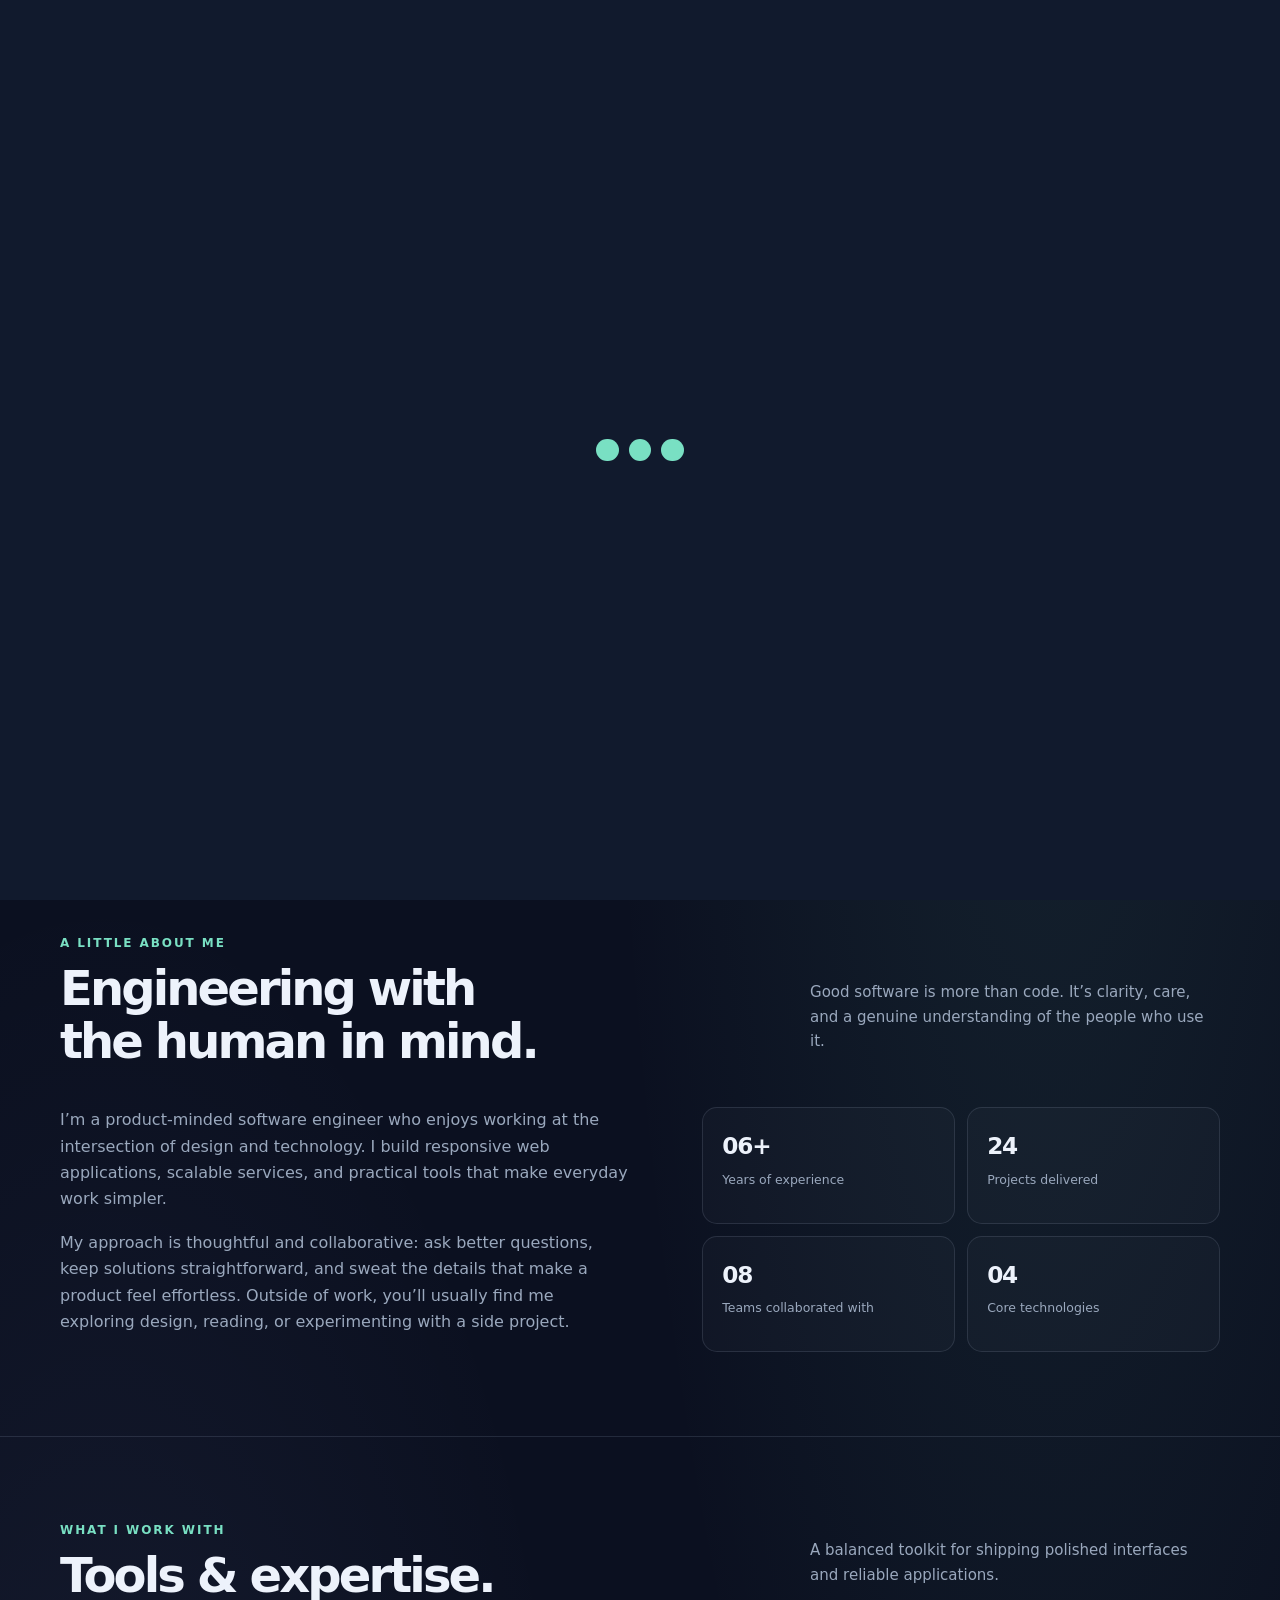
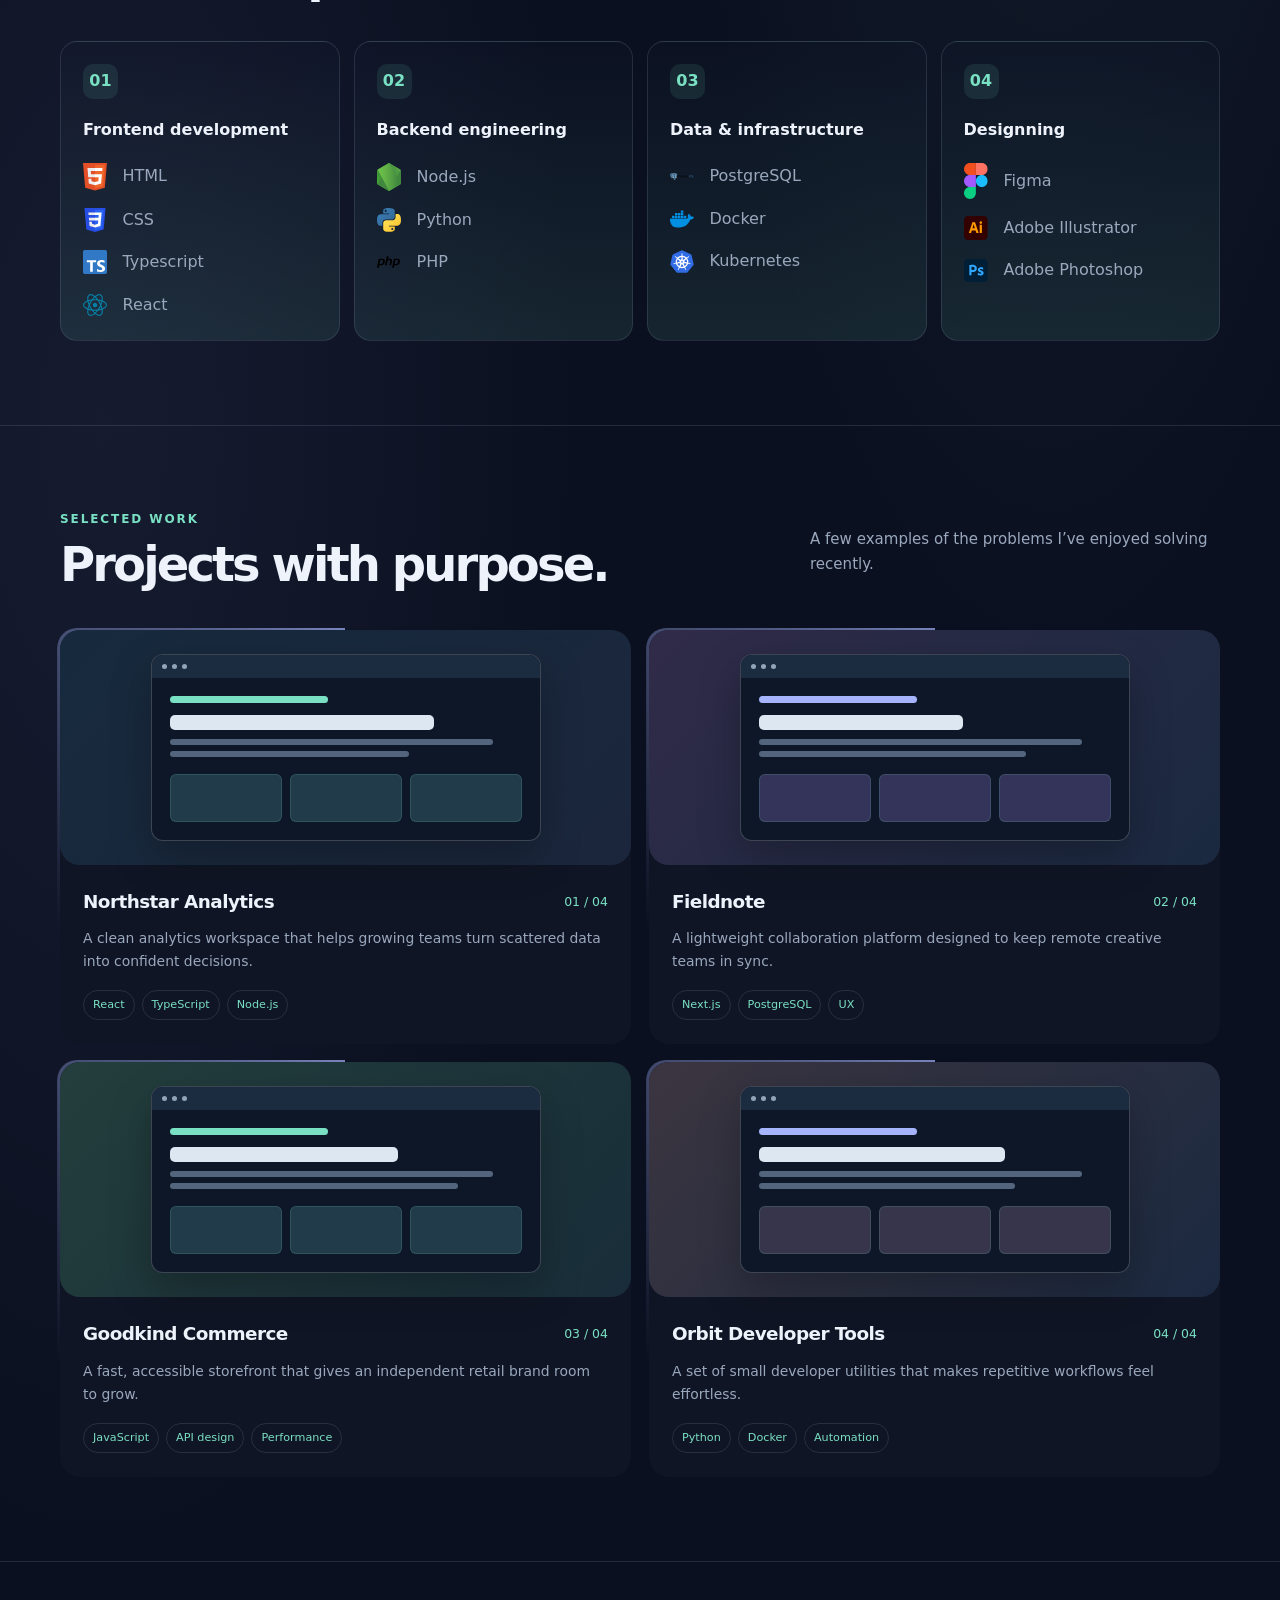
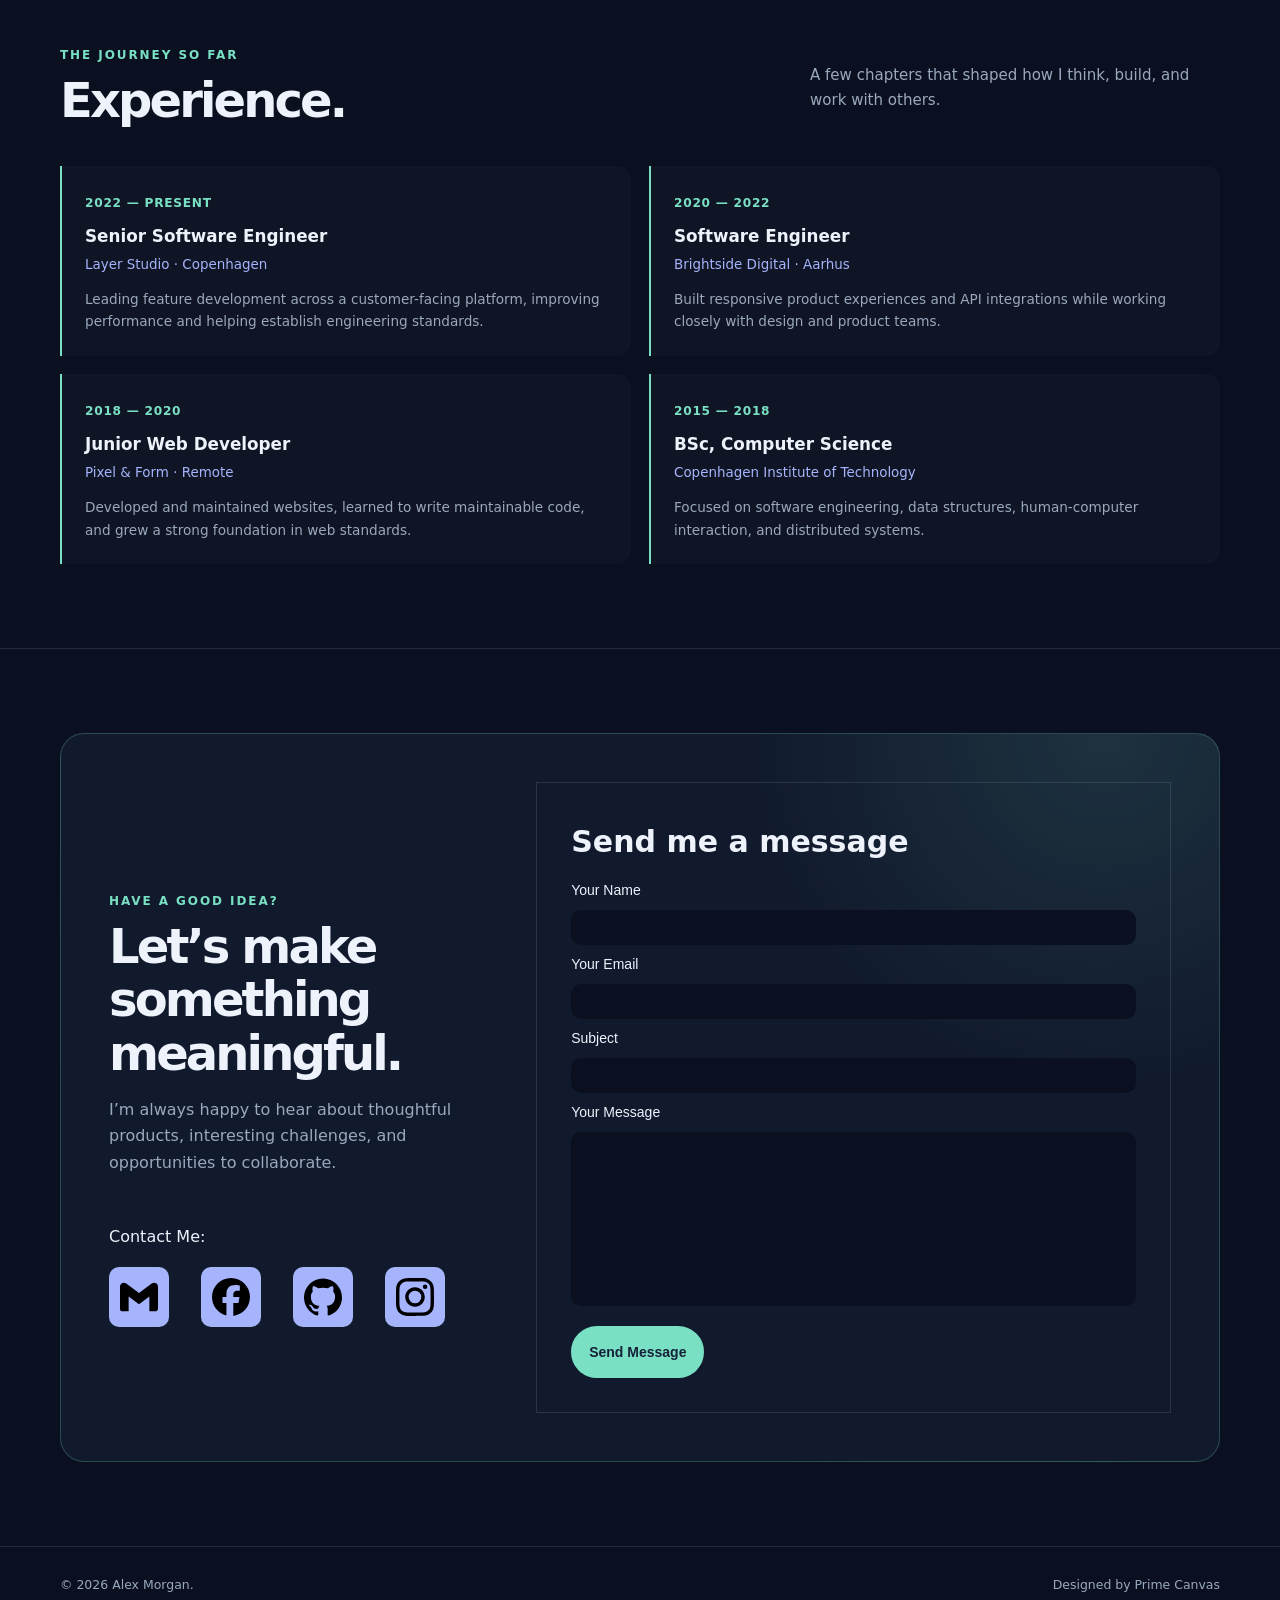
<file: index.html>
<!DOCTYPE html>
<html lang="en">
<head>
  <meta charset="UTF-8">
  <meta name="viewport" content="width=device-width, initial-scale=1.0">
  <meta name="description" content="Alex Morgan — Software Engineer crafting thoughtful digital products and reliable web experiences.">
  <title>Alex Morgan — Software Engineer</title>
  <link rel="stylesheet" href="assets/style.css">
</head>
<body>
  <div class="loader-container">
    <div class="loader">
      <div class="circle circle1"></div>
      <div class="circle circle2"></div>
      <div class="circle circle3"></div>
    </div>
  </div>
  <div id="home"></div>
  <header class="site-header">
    <div class="container nav">
      <a class="brand" href="#home" aria-label="Alex Morgan home"><span class="brand-mark">A.</span> alexmorgan</a>
      <nav class="nav-links" id="navigation" aria-label="Main navigation">
        <a href="index.html" class="pop active">Home</a><a href="portfolio.html" class="pop">Portfolio</a><a href="services.html" class="pop">Services</a><a href="about.html" class="pop">About</a><a href="contact.html" class="pop">Contact</a>
      </nav>
      <a class="nav-cta talk" href="#contact">Let's talk</a>
  </header>

  <div class="popup-container">
    <div class="popup">
      <img src="images/logo.png">
      <h1 class="popup-heading">Prime Canvas</h1>
      <span class="popup-special">Frontend web development</span>
      <p class="popup-para">Lorem ipsum dolor sit amet consectetur adipisicing elit. Explicabo, in cupiditate! Quae sed, ad sit officia earum esse! Nisi voluptatum mollitia velit veritatis esse eveniet debitis repellendus consequatur impedit saepe?</p>
      <button class="popup-close">Close</button>
    </div>
  </div>

  <main>
    <section class="hero">
      <div class="container hero-grid">
        <div>
          <div class="eyebrow">Software engineer · Copenhagen, DK</div>
          <h1 class="hero-heading">Building digital<br>things with <span>purpose.</span></h1>
          <p class="hero-copy">I’m Alex Morgan, a software engineer focused on creating thoughtful, dependable products. I turn complex problems into clear, accessible experiences — from the first sketch to the final line of code.</p>
          <div class="hero-actions">
            <a class="button primary" href="">Download CV</a>
            <a class="button secondary" href="#projects">Explore my work</a>
          </div>
          <div class="availability"><span class="status-dot"></span> Available for select freelance projects</div>
        </div>
        <div class="portrait-wrap" aria-label="Abstract illustrated profile portrait">
          <div class="float-card"><strong>06+</strong> years building for the web</div>
          <div class="portrait">
            <div class="avatar"></div>
            <div class="portrait-label"><span>Alex Morgan</span><span>Engineer / Creator</span></div>
          </div>
        </div> 
      </div>
    </section>

    <section class="section" id="about">
      <div class="container">
        <div class="section-heading">
          <div><div class="section-kicker">A little about me</div><h2>Engineering with<br>the human in mind.</h2></div>
          <p class="section-intro">Good software is more than code. It’s clarity, care, and a genuine understanding of the people who use it.</p>
        </div>
        <div class="about-grid">
          <div class="about-text">
            <p>I’m a product-minded software engineer who enjoys working at the intersection of design and technology. I build responsive web applications, scalable services, and practical tools that make everyday work simpler.</p>
            <p>My approach is thoughtful and collaborative: ask better questions, keep solutions straightforward, and sweat the details that make a product feel effortless. Outside of work, you’ll usually find me exploring design, reading, or experimenting with a side project.</p>
          </div>
          <div class="facts">
            <div class="fact"><strong>06+</strong><span>Years of experience</span></div>
            <div class="fact"><strong>24</strong><span>Projects delivered</span></div>
            <div class="fact"><strong>08</strong><span>Teams collaborated with</span></div>
            <div class="fact"><strong>04</strong><span>Core technologies</span></div>
          </div>
        </div>
      </div>
    </section>

    <section class="section" id="skills">
      <div class="container">
        <div class="section-heading">
          <div><div class="section-kicker">What I work with</div><h2>Tools & expertise.</h2></div>
          <p class="section-intro">A balanced toolkit for shipping polished interfaces and reliable applications.</p>
        </div>
        <div class="skills-grid">
          <article class="skill-card"><div class="skill-icon">01</div><h3>Frontend development</h3>
            <div class="icons">
              <div class="skill"><img src="icons/html5.svg"><span>HTML</span></div>
              <div class="skill"><img src="icons/css_old.svg"><span>CSS</span></div>
              <div class="skill"><img src="icons/typescript.svg"><span>Typescript</span></div>
              <div class="skill"><img src="icons/react_light.svg"><span>React</span></div>
            </div>
          </article>
          <article class="skill-card"><div class="skill-icon">02</div><h3>Backend engineering</h3>
            <div class="icons">
              <div class="skill"><img src="icons/nodejs.svg"><span>Node.js</span></div>
              <div class="skill"><img src="icons/python.svg"><span>Python</span></div>
              <div class="skill"><img src="icons/php.svg"><span>PHP</span></div>
            </div>
          </article>
          <article class="skill-card"><div class="skill-icon">03</div><h3>Data & infrastructure</h3>
            <div class="icons">
              <div class="skill"><img src="icons/postgresql-wordmark-light.svg"><span>PostgreSQL</span></div>
              <div class="skill"><img src="icons/docker.svg"><span>Docker</span></div>
              <div class="skill"><img src="icons/kubernetes.svg"><span>Kubernetes</span></div>
            </div>
          </article>
          <article class="skill-card"><div class="skill-icon">04</div><h3>Designning</h3>
            <div class="icons">
              <div class="skill"><img src="icons/figma.svg"><span>Figma</span></div>
              <div class="skill"><img src="icons/illustrator.svg"><span>Adobe Illustrator</span></div>
              <div class="skill"><img src="icons/photoshop.svg"><span>Adobe Photoshop</span></div>
            </div>
          </article>
        </div>
      </div>
    </section>

    <section class="section" id="projects">
      <div class="container">
        <div class="section-heading">
          <div><div class="section-kicker">Selected work</div><h2>Projects with purpose.</h2></div>
          <p class="section-intro">A few examples of the problems I’ve enjoyed solving recently.</p>
        </div>
        <div class="projects">
          <article class="project">
            <div class="project-visual"><div class="mock-window"><div class="mock-top"><i></i><i></i><i></i></div><div class="mock-content"><div class="mock-line"></div><div class="mock-title"></div><div class="mock-copy"></div><div class="mock-copy" style="width:68%"></div><div class="mock-boxes"><span></span><span></span><span></span></div></div></div></div>
            <div class="project-info"><div class="project-top"><h3>Northstar Analytics</h3><span class="project-number">01 / 04</span></div><p>A clean analytics workspace that helps growing teams turn scattered data into confident decisions.</p><div class="tags"><span>React</span><span>TypeScript</span><span>Node.js</span></div></div>
          </article>
          <article class="project">
            <div class="project-visual" style="background:linear-gradient(135deg,#302b49,#1a2940)"><div class="mock-window"><div class="mock-top"><i></i><i></i><i></i></div><div class="mock-content"><div class="mock-line" style="background:#a5b4fc"></div><div class="mock-title" style="width:58%"></div><div class="mock-copy"></div><div class="mock-copy" style="width:76%"></div><div class="mock-boxes"><span style="background:#34345a"></span><span style="background:#34345a"></span><span style="background:#34345a"></span></div></div></div></div>
            <div class="project-info"><div class="project-top"><h3>Fieldnote</h3><span class="project-number">02 / 04</span></div><p>A lightweight collaboration platform designed to keep remote creative teams in sync.</p><div class="tags"><span>Next.js</span><span>PostgreSQL</span><span>UX</span></div></div>
          </article>
          <article class="project">
            <div class="project-visual" style="background:linear-gradient(135deg,#233e3c,#182d39)"><div class="mock-window"><div class="mock-top"><i></i><i></i><i></i></div><div class="mock-content"><div class="mock-line"></div><div class="mock-title" style="width:65%"></div><div class="mock-copy"></div><div class="mock-copy" style="width:82%"></div><div class="mock-boxes"><span></span><span></span><span></span></div></div></div></div>
            <div class="project-info"><div class="project-top"><h3>Goodkind Commerce</h3><span class="project-number">03 / 04</span></div><p>A fast, accessible storefront that gives an independent retail brand room to grow.</p><div class="tags"><span>JavaScript</span><span>API design</span><span>Performance</span></div></div>
          </article>
          <article class="project">
            <div class="project-visual" style="background:linear-gradient(135deg,#3b3540,#1b2940)"><div class="mock-window"><div class="mock-top"><i></i><i></i><i></i></div><div class="mock-content"><div class="mock-line" style="background:#a5b4fc"></div><div class="mock-title" style="width:70%"></div><div class="mock-copy"></div><div class="mock-copy" style="width:73%"></div><div class="mock-boxes"><span style="background:#37354b"></span><span style="background:#37354b"></span><span style="background:#37354b"></span></div></div></div></div>
            <div class="project-info"><div class="project-top"><h3>Orbit Developer Tools</h3><span class="project-number">04 / 04</span></div><p>A set of small developer utilities that makes repetitive workflows feel effortless.</p><div class="tags"><span>Python</span><span>Docker</span><span>Automation</span></div></div>
          </article>
        </div>
      </div>
    </section>

    <section class="section" id="experience">
      <div class="container">
        <div class="section-heading">
          <div><div class="section-kicker">The journey so far</div><h2>Experience.</h2></div>
          <p class="section-intro">A few chapters that shaped how I think, build, and work with others.</p>
        </div>
        <div class="timeline">
          <article class="role"><time>2022 — PRESENT</time><h3>Senior Software Engineer</h3><div class="company">Layer Studio · Copenhagen</div><p>Leading feature development across a customer-facing platform, improving performance and helping establish engineering standards.</p></article>
          <article class="role"><time>2020 — 2022</time><h3>Software Engineer</h3><div class="company">Brightside Digital · Aarhus</div><p>Built responsive product experiences and API integrations while working closely with design and product teams.</p></article>
          <article class="role"><time>2018 — 2020</time><h3>Junior Web Developer</h3><div class="company">Pixel & Form · Remote</div><p>Developed and maintained websites, learned to write maintainable code, and grew a strong foundation in web standards.</p></article>
          <article class="role"><time>2015 — 2018</time><h3>BSc, Computer Science</h3><div class="company">Copenhagen Institute of Technology</div><p>Focused on software engineering, data structures, human-computer interaction, and distributed systems.</p></article>
        </div>
      </div>
    </section>

    <section class="section" id="contact">
      <div class="container">
        <div class="contact-panel">
          <div><div class="section-kicker">Have a good idea?</div><h2>Let’s make something meaningful.</h2><p>I’m always happy to hear about thoughtful products, interesting challenges, and opportunities to collaborate.</p>
          <div class="contact-container">
            <span class="contact">Contact Me:</span>
            <div class="contact-links">
              <a href="www.gmail.com" target="_blank"><img src="icons/gmail.svg"></a>
              <a href="www.facebook.com" target="_blank"><img src="icons/facebook.svg"></a>
              <a href="https://github.com/" target="_blank"><img src="icons/github.svg"></a>
              <a href="www.instagram.com" target="_blank"><img src="icons/instagram.svg"></a>
            </div>
          </div> 
        </div>
          <div class="message-division">
            <form>
              <h2>Send me a message</h2>
              <label>Your Name</label>
              <input type="text">
              <label>Your Email</label>
              <input type="email">
              <label>Subject</label>
              <input type="text">
              <label>Your Message</label>
              <textarea cols="100" rows="10" required></textarea>
              <button type="submit">Send Message</button>
            </form>
          </div>
        </div>
      </div>
    </section>
  </main>
  <a href="#home" class="back" id="back"><span class="text">↑</span></a>
  <footer>
    <div class="container footer-inner">
      <span>© <span id="year"></span> Alex Morgan.</span>
      <div class="footer-social"><span>Designed by Prime Canvas</span></div>
    </div>
  </footer>
  <script src="js/main.js"></script>
</body>
</html>
</file>
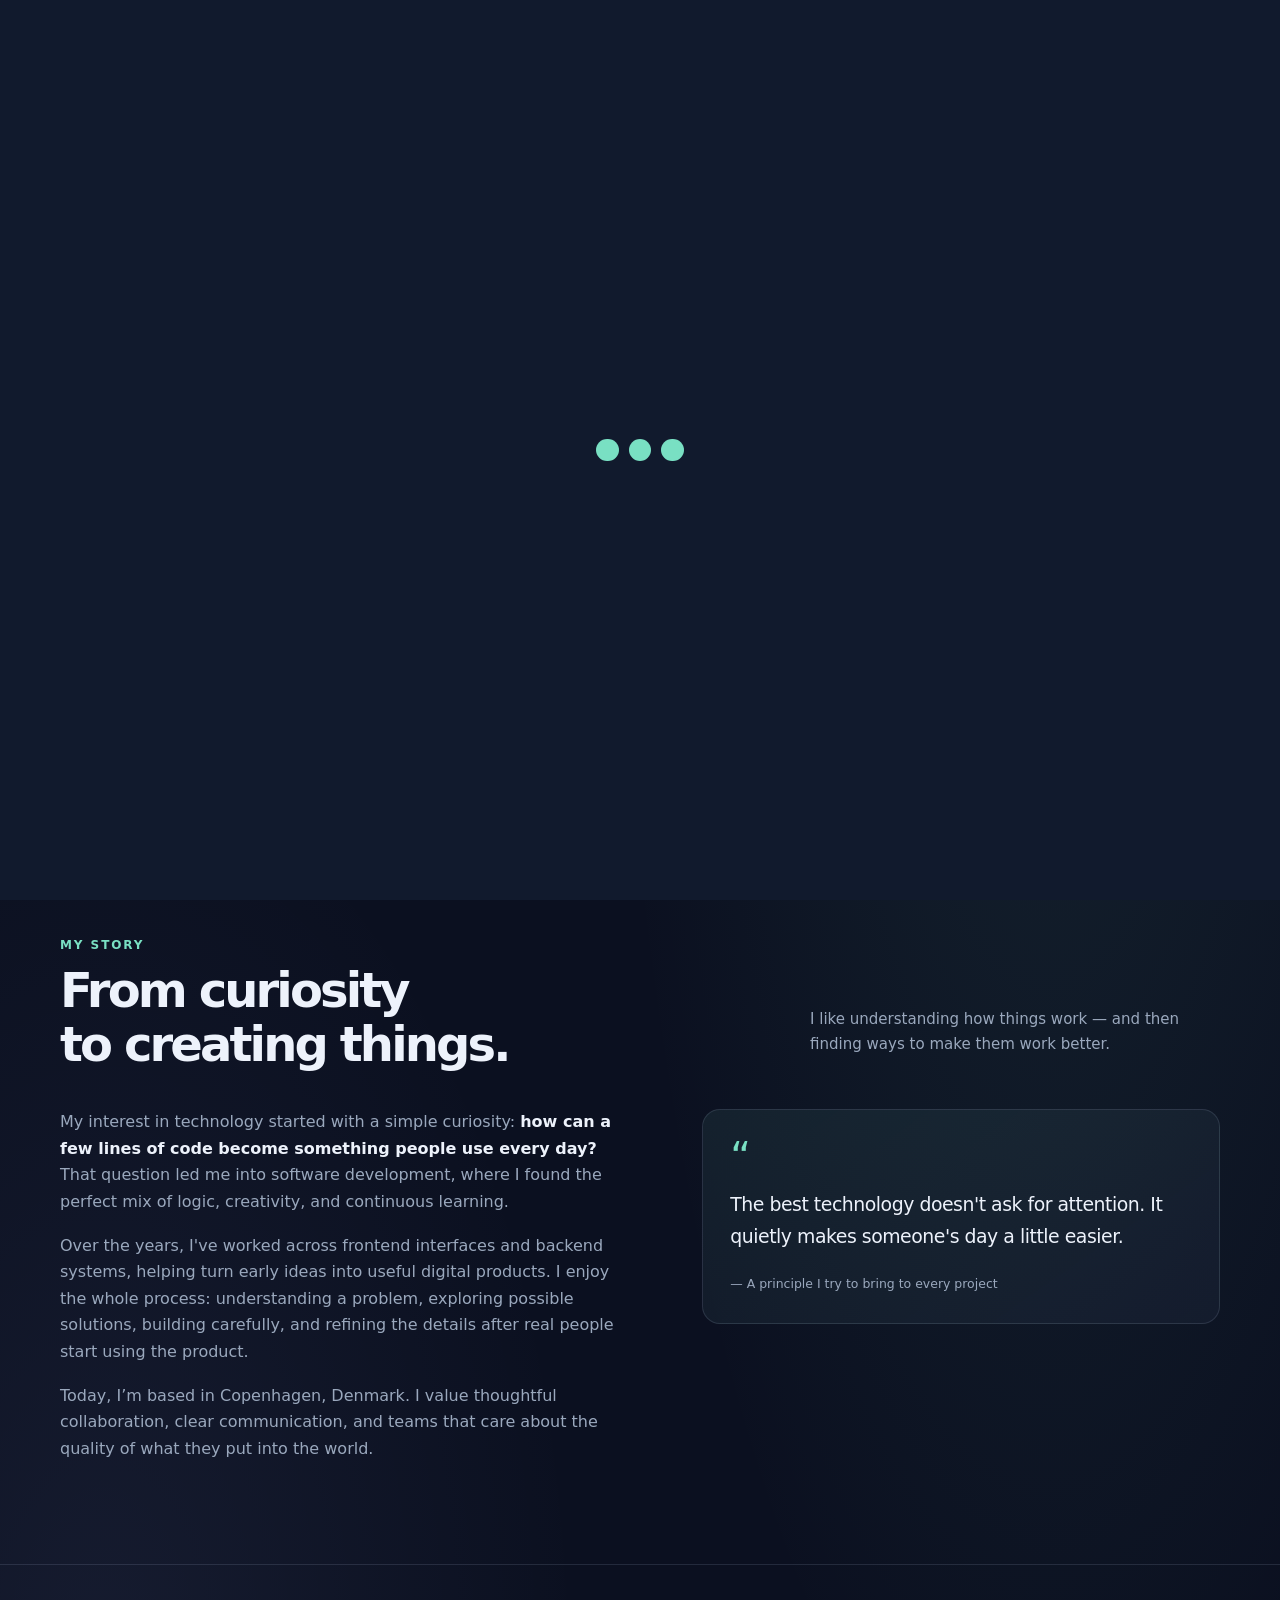
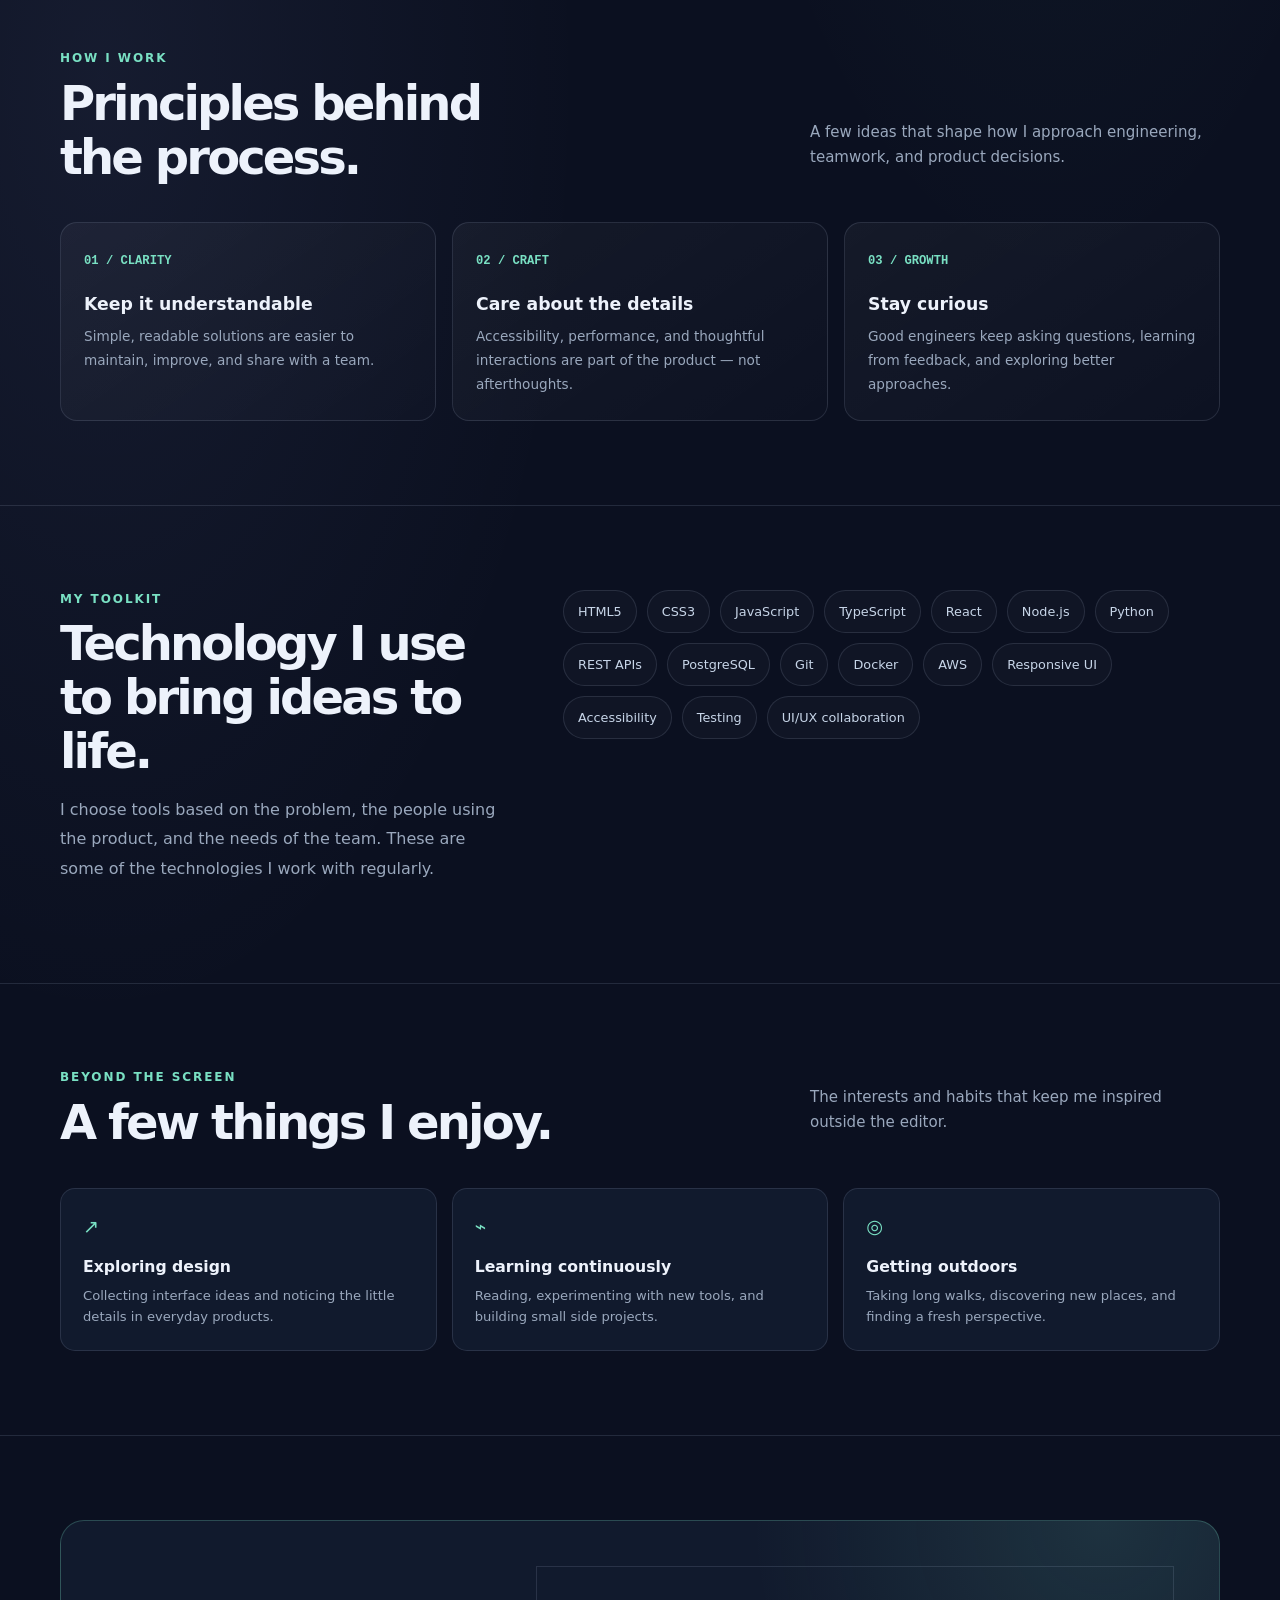
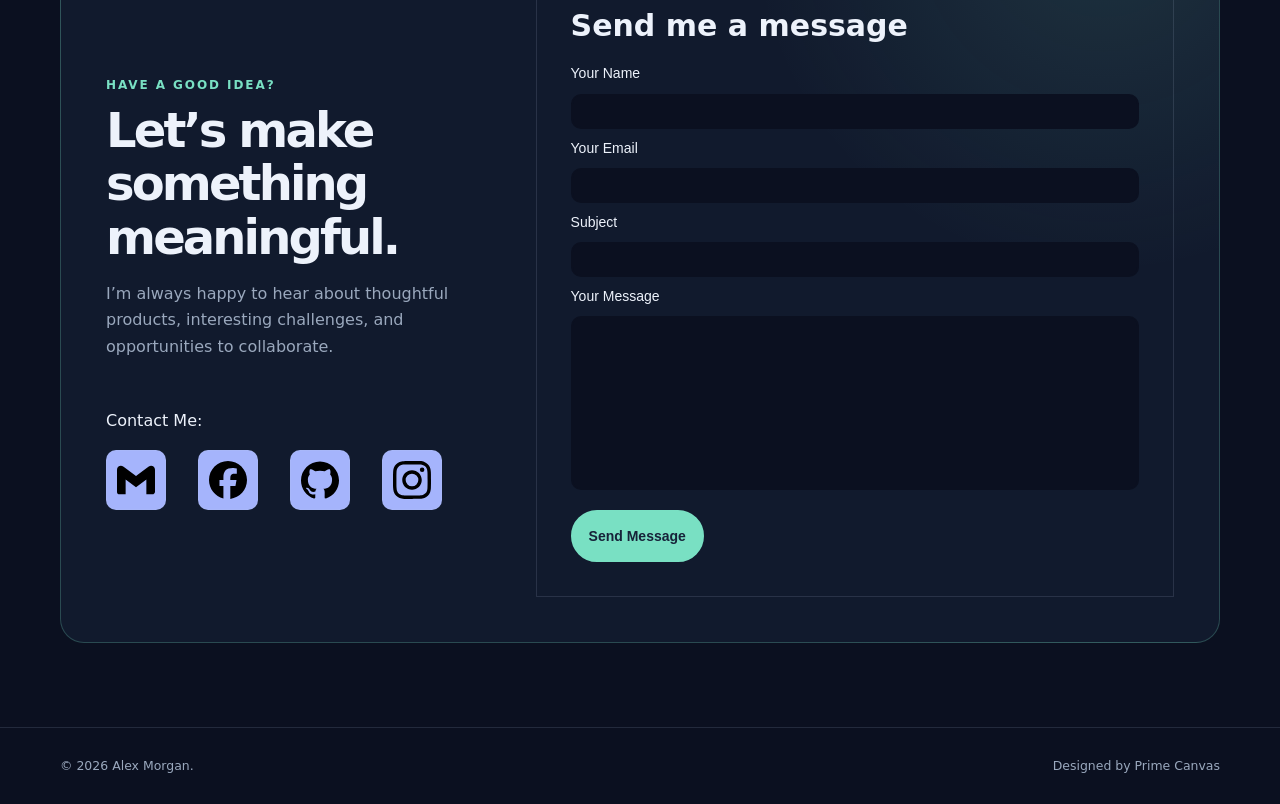
<file: about.html>
<!DOCTYPE html>
<html lang="en">
<head>
  <meta charset="UTF-8">
  <meta name="viewport" content="width=device-width, initial-scale=1.0">
  <meta name="description" content="Learn more about Alex Morgan, a software engineer based in Copenhagen.">
  <link rel="stylesheet" href="assets/style.css">
  <link rel="stylesheet" href="assets/style4.css">
  <title>About — Alex Morgan</title>
</head>
<body>
  <div class="loader-container">
    <div class="loader">
      <div class="circle circle1"></div>
      <div class="circle circle2"></div>
      <div class="circle circle3"></div>
    </div>
  </div>
  <div id="home"></div>
  <header class="site-header">
    <div class="container nav">
      <a class="brand" href="index.html" aria-label="Alex Morgan home"><span class="brand-mark">A.</span> alexmorgan</a>
      <nav class="nav-links" aria-label="Main navigation">
        <a href="index.html" class="pop">Home</a><a href="portfolio.html" class="pop">Portfolio</a><a href="services.html" class="pop">Services</a><a href="about.html" class="pop active">About</a><a href="contact.html" class="pop">Contact</a>
      </nav>
      <a class="nav-cta talk" href="#contact">Let's talk</a>
    </div>
  </header>
  
  <main>
    <section class="page-hero">
      <div class="container hero-grid">
        <div>
          <div class="eyebrow">Get to know me · Copenhagen, Denmark</div>
          <h1>More than code.<br><span>A curious mind.</span></h1>
          <p class="hero-copy">I'm Alex Morgan — a software engineer, problem-solver, and lifelong learner. I care about building technology that feels intuitive, works reliably, and makes a meaningful difference to the people who use it.</p>
          <div class="hero-actions">
            <a class="button primary" href="#my-story">My story</a>
            <a class="button secondary" href="index.html#projects">View my work</a>
          </div>
        </div>
        <div class="portrait-wrap" aria-label="Abstract illustrated portrait of Alex Morgan">
          <div class="float-card"><strong>06+</strong> years of learning<br>and building</div>
          <div class="portrait">
            <div class="avatar"></div>
            <div class="portrait-label"><span>Alex Morgan</span><span>Engineer / Creator</span></div>
          </div>
        </div>
      </div>
    </section>

    <section class="section" id="my-story">
      <div class="container">
        <div class="section-heading">
          <div><div class="section-kicker">My story</div><h2>From curiosity<br>to creating things.</h2></div>
          <p class="section-intro">I like understanding how things work — and then finding ways to make them work better.</p>
        </div>
        <div class="story-grid">
          <div class="story-copy">
            <p>My interest in technology started with a simple curiosity: <strong>how can a few lines of code become something people use every day?</strong> That question led me into software development, where I found the perfect mix of logic, creativity, and continuous learning.</p>
            <p>Over the years, I've worked across frontend interfaces and backend systems, helping turn early ideas into useful digital products. I enjoy the whole process: understanding a problem, exploring possible solutions, building carefully, and refining the details after real people start using the product.</p>
            <p>Today, I’m based in Copenhagen, Denmark. I value thoughtful collaboration, clear communication, and teams that care about the quality of what they put into the world.</p>
          </div>
          <aside class="quote-card">
            <div class="quote-mark">“</div>
            <blockquote>The best technology doesn't ask for attention. It quietly makes someone's day a little easier.</blockquote>
            <cite>— A principle I try to bring to every project</cite>
          </aside>
        </div>
      </div>
    </section>

    <section class="section">
      <div class="container">
        <div class="section-heading">
          <div><div class="section-kicker">How I work</div><h2>Principles behind<br>the process.</h2></div>
          <p class="section-intro">A few ideas that shape how I approach engineering, teamwork, and product decisions.</p>
        </div>
        <div class="values-grid">
          <article class="value-card"><span class="value-number">01 / CLARITY</span><h3>Keep it understandable</h3><p>Simple, readable solutions are easier to maintain, improve, and share with a team.</p></article>
          <article class="value-card"><span class="value-number">02 / CRAFT</span><h3>Care about the details</h3><p>Accessibility, performance, and thoughtful interactions are part of the product — not afterthoughts.</p></article>
          <article class="value-card"><span class="value-number">03 / GROWTH</span><h3>Stay curious</h3><p>Good engineers keep asking questions, learning from feedback, and exploring better approaches.</p></article>
        </div>
      </div>
    </section>

    <section class="section">
      <div class="container skills-layout">
        <div>
          <div class="section-kicker">My toolkit</div>
          <h2>Technology I use<br>to bring ideas to life.</h2>
          <p class="skills-copy">I choose tools based on the problem, the people using the product, and the needs of the team. These are some of the technologies I work with regularly.</p>
        </div>
        <div class="skill-list" aria-label="Technical skills">
          <span>HTML5</span><span>CSS3</span><span>JavaScript</span><span>TypeScript</span>
          <span>React</span><span>Node.js</span><span>Python</span><span>REST APIs</span>
          <span>PostgreSQL</span><span>Git</span><span>Docker</span><span>AWS</span>
          <span>Responsive UI</span><span>Accessibility</span><span>Testing</span><span>UI/UX collaboration</span>
        </div>
      </div>
    </section>

    <section class="section">
      <div class="container">
        <div class="section-heading">
          <div><div class="section-kicker">Beyond the screen</div><h2>A few things I enjoy.</h2></div>
          <p class="section-intro">The interests and habits that keep me inspired outside the editor.</p>
        </div>
        <div class="personal-grid">
          <article class="personal-item"><span class="icon">↗</span><h3>Exploring design</h3><p>Collecting interface ideas and noticing the little details in everyday products.</p></article>
          <article class="personal-item"><span class="icon">⌁</span><h3>Learning continuously</h3><p>Reading, experimenting with new tools, and building small side projects.</p></article>
          <article class="personal-item"><span class="icon">◎</span><h3>Getting outdoors</h3><p>Taking long walks, discovering new places, and finding a fresh perspective.</p></article>
        </div>
      </div>
    </section>

    <section class="section" id="contact">
      <div class="container">
        <div class="contact-panel">
          <div><div class="section-kicker">Have a good idea?</div><h2>Let’s make something meaningful.</h2><p>I’m always happy to hear about thoughtful products, interesting challenges, and opportunities to collaborate.</p>
          <div class="contact-container">
            <span class="contact">Contact Me:</span>
            <div class="contact-links">
              <a href="www.gmail.com" target="_blank"><img src="icons/gmail.svg"></a>
              <a href="www.facebook.com" target="_blank"><img src="icons/facebook.svg"></a>
              <a href="https://github.com/" target="_blank"><img src="icons/github.svg"></a>
              <a href="www.instagram.com" target="_blank"><img src="icons/instagram.svg"></a>
            </div>
          </div>
        </div>
          <div class="message-division">
            <form>
              <h2>Send me a message</h2>
              <label>Your Name</label>
              <input type="text">
              <label>Your Email</label>
              <input type="email">
              <label>Subject</label>
              <input type="text">
              <label>Your Message</label>
              <textarea cols="100" rows="10" required></textarea>
              <button type="submit">Send Message</button>
            </form>
          </div>
        </div>
      </div>
    </section>
  </main>
  <a href="#home" class="back" id="back"><span class="text">↑</span></a>
  <footer>
    <div class="container footer-inner">
      <span>© <span id="year"></span> Alex Morgan.</span>
      <div class="footer-social"><span>Designed by Prime Canvas</span></div>
    </div>
  </footer>
  <script src="js/main.js"></script>
</body>
</html>
</file>
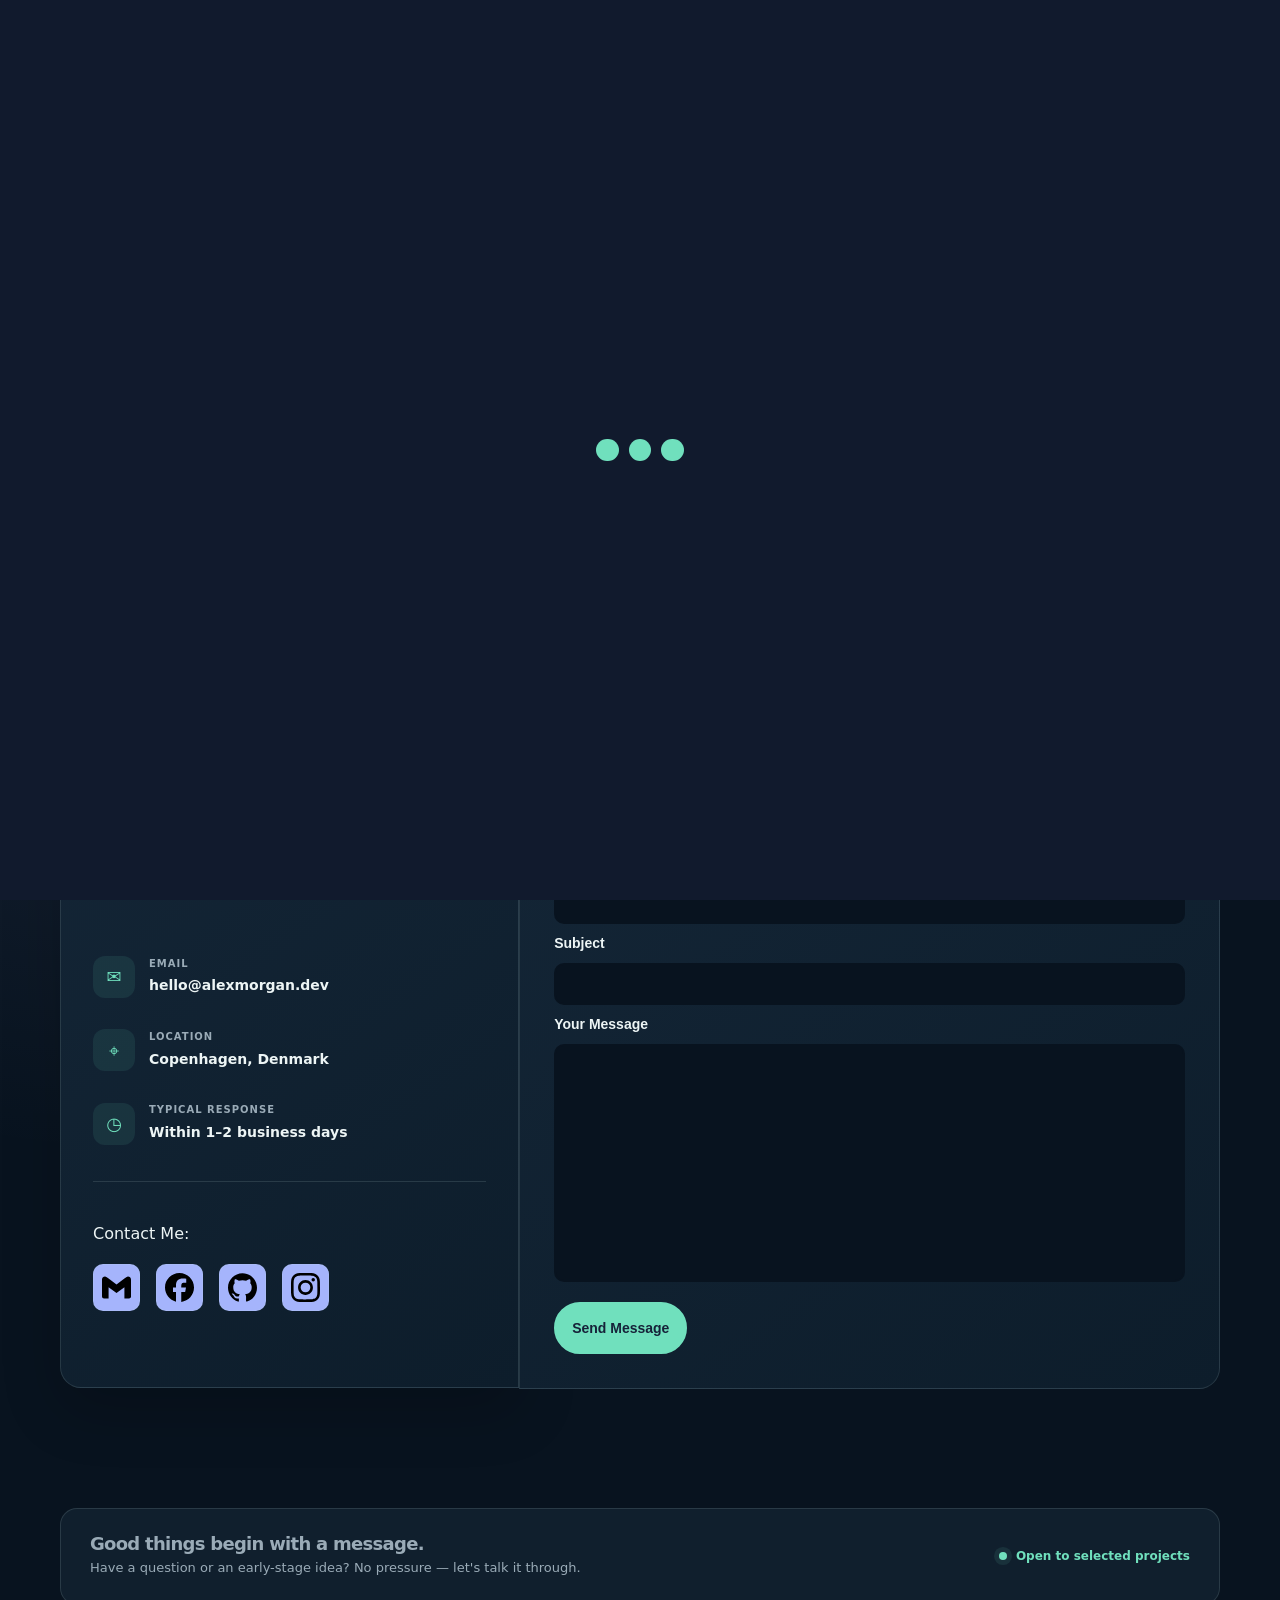
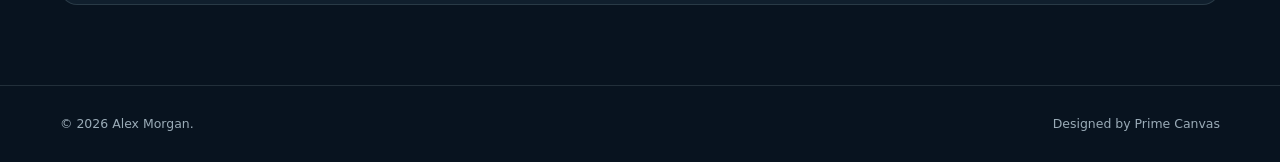
<file: contact.html>
<!DOCTYPE html>
<html lang="en">
<head>
<meta charset="UTF-8">
<meta name="viewport" content="width=device-width, initial-scale=1">
<title>Contact | Alex Morgan</title>
<link rel="stylesheet" href="assets/style.css">
<link rel="stylesheet" href="assets/style6.css">
</head>
<body>
    <div class="loader-container">
    <div class="loader">
      <div class="circle circle1"></div>
      <div class="circle circle2"></div>
      <div class="circle circle3"></div>
    </div>
  </div>
  <div id="home"></div>
<header class="site-header">
    <div class="container nav">
      <a class="brand" href="index.html" aria-label="Alex Morgan home"><span class="brand-mark">A.</span> alexmorgan</a>
      <nav class="nav-links" aria-label="Main navigation">
        <a href="index.html" class="pop">Home</a><a href="portfolio.html" class="pop">Portfolio</a><a href="services.html" class="pop">Services</a><a href="about.html" class="pop">About</a><a href="" class="pop active">Contact</a>
      </nav>
      <a class="nav-cta talk" href="#contact">Let's talk</a>
    </div>
  </header>
<main>
<section class="container intro"><div class="eyebrow">Get in touch</div><h1>Have a project in <span>mind?</span><br>Let's make it happen.</h1><p>Whether you have a clear brief or just the beginning of an idea, I'd love to hear about it. Tell me what you're working on and let's explore what's possible.</p></section>

<section class="container layout">
<aside class="panel details"><div class="kicker">Contact details</div><h2>Let's start a conversation.</h2><p class="muted">The best work starts with a good conversation. Reach out through any of the channels below.</p>
<div class="info-list">
<div class="info"><div class="icon">✉</div><div><span class="label">Email</span><a class="value" href="">hello@alexmorgan.dev</a></div></div>
<div class="info"><div class="icon">⌖</div><div><span class="label">Location</span><span class="value">Copenhagen, Denmark</span></div></div>
<div class="info"><div class="icon">◷</div><div><span class="label">Typical response</span><span class="value">Within 1–2 business days</span></div></div>
</div><div class="contact-container small">
            <span class="contact">Contact Me:</span>
            <div class="contact-links small">
              <a href="www.gmail.com" target="_blank"><img src="icons/gmail.svg"></a>
              <a href="www.facebook.com" target="_blank"><img src="icons/facebook.svg"></a>
              <a href="https://github.com/" target="_blank"><img src="icons/github.svg"></a>
              <a href="www.instagram.com" target="_blank"><img src="icons/instagram.svg"></a>
            </div>
          </div></aside>
<div class="message-division">
            <form>
              <h2>Send me a message</h2>
              <label>Your Name</label>
              <input type="text">
              <label>Your Email</label>
              <input type="email">
              <label>Subject</label>
              <input type="text">
              <label>Your Message</label>
              <textarea cols="100" rows="10" required></textarea>
              <button type="submit">Send Message</button>
            </form>
          </div>
</section>
<section class="container availability"><div><h2>Good things begin with a message.</h2><p>Have a question or an early-stage idea? No pressure — let's talk it through.</p></div><div class="status">Open to selected projects</div></section>
</main>
<a href="#home" class="back" id="back"><span class="text">↑</span></a>
<footer>
    <div class="container footer-inner">
      <span>© <span id="year"></span> Alex Morgan.</span>
      <div class="footer-social"><span>Designed by Prime Canvas</span></div>
    </div>
  </footer>
<script src="js/main.js"></script>
</body>
</html>
</file>
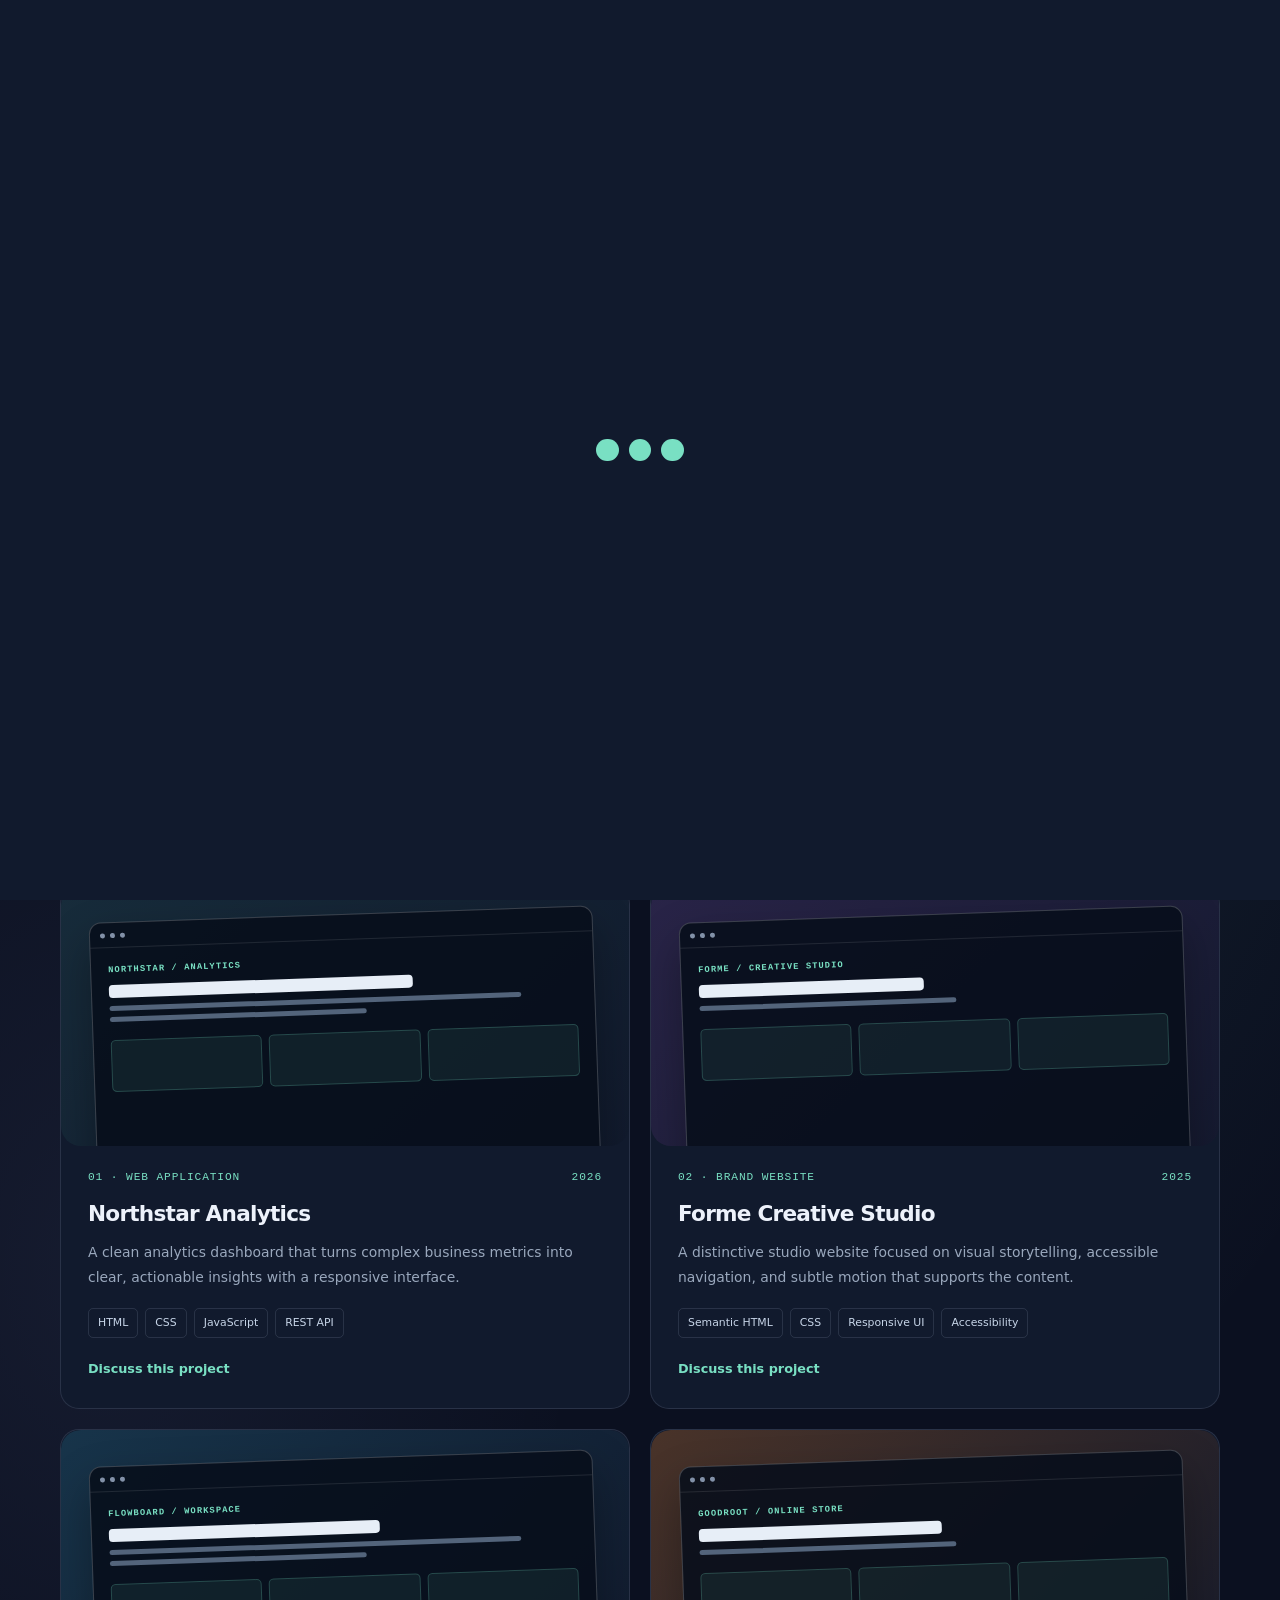
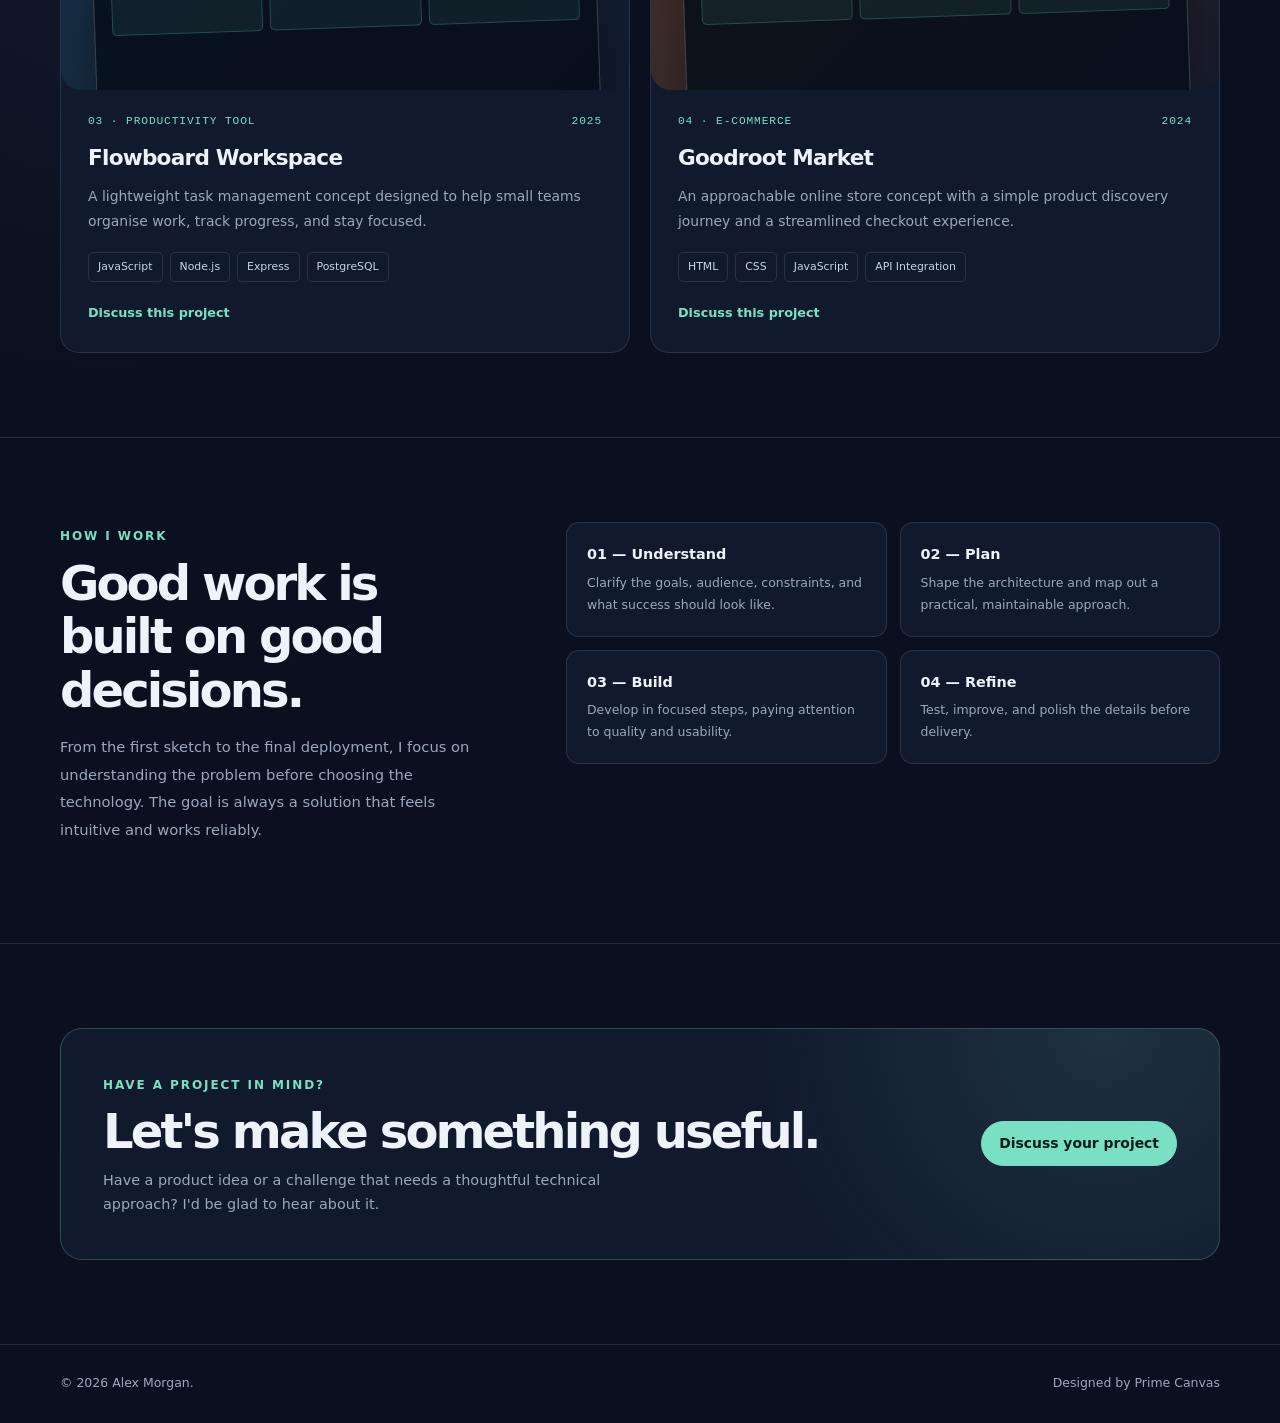
<file: portfolio.html>
<!DOCTYPE html>
<html lang="en">
<head>
  <meta charset="UTF-8">
  <meta name="viewport" content="width=device-width, initial-scale=1.0">
  <meta name="description" content="Selected software engineering and web development projects by Alex Morgan.">
  <link rel="stylesheet" href="assets/style.css">
  <link rel="stylesheet" href="assets/style2.css">
  <title>Portfolio — Alex Morgan</title>
</head>
<body>
  <div class="loader-container">
    <div class="loader">
      <div class="circle circle1"></div>
      <div class="circle circle2"></div>
      <div class="circle circle3"></div>
    </div>
  </div>
  <div id="home"></div>
  <header class="site-header">
    <div class="container nav">
      <a class="brand" href="index.html" aria-label="Alex Morgan home"><span class="brand-mark">A.</span> alexmorgan</a>
      <nav class="nav-links" aria-label="Main navigation">
        <a href="index.html" class="pop">Home</a><a href="portfolio.html" class="pop active">Portfolio</a><a href="services.html" class="pop">Services</a><a href="about.html" class="pop">About</a><a href="contact.html" class="pop">Contact</a>
      </nav>
      <a class="nav-cta talk" href="#contact">Let's talk</a>
    </div>
  </header>
  <div class="popup-container">
    <div class="popup">
      <img src="images/logo.png">
      <h1 class="popup-heading">Prime Canvas</h1>
      <span class="popup-special">Frontend web development</span>
      <p class="popup-para">Lorem ipsum dolor sit amet consectetur adipisicing elit. Explicabo, in cupiditate! Quae sed, ad sit officia earum esse! Nisi voluptatum mollitia velit veritatis esse eveniet debitis repellendus consequatur impedit saepe?</p>
      <button class="popup-close">Close</button>
    </div>
  </div>

  <main>
    <section class="hero"><div class="container hero-grid">
      <div><span class="eyebrow">Selected work · 2023—2026</span><h1>Ideas turned<br>into <span>products.</span></h1><p class="hero-copy">A selection of digital products, web experiences, and engineering experiments. Each project is an opportunity to solve a real problem with thoughtful design and dependable technology.</p></div>
      <div class="portrait-wrap" aria-label="Abstract illustrated profile portrait">
          
      <aside class="hero-note"><strong>My project philosophy</strong><p>Build with purpose. Keep the experience clear. Make the details feel effortless.</p></aside>
    </div></section>
    <section class="section"><div class="container">
      <div class="section-heading"><div><span class="section-kicker">Portfolio</span><h2>Featured projects</h2></div><p class="section-intro">A few examples of the challenges I've explored and the solutions I've built. Project details are illustrative portfolio samples.</p></div>
      <div class="filters"><span class="filter active">All projects</span><span class="filter WA">Web applications</span><span class="filter F">Frontend</span><span class="filter B">Backend</span></div>
      <div class="project-grid">
        <article class="project-card WA F"><div class="project-visual"><div class="browser"><div class="browser-bar"><i></i><i></i><i></i></div><div class="mock-content"><div class="mock-label">NORTHSTAR / ANALYTICS</div><div class="mock-title"></div><div class="mock-line"></div><div class="mock-line short"></div><div class="mock-cards"><span></span><span></span><span></span></div></div></div></div><div class="project-info"><div class="project-meta"><span>01 · Web application</span><span>2026</span></div><h3>Northstar Analytics</h3><p>A clean analytics dashboard that turns complex business metrics into clear, actionable insights with a responsive interface.</p><div class="tech"><span>HTML</span><span>CSS</span><span>JavaScript</span><span>REST API</span></div><a class="project-link" href="">Discuss this project </a></div></article>
        <article class="project-card WA F"><div class="project-visual purple"><div class="browser"><div class="browser-bar"><i></i><i></i><i></i></div><div class="mock-content"><div class="mock-label">FORME / CREATIVE STUDIO</div><div class="mock-title" style="width:48%"></div><div class="mock-line short"></div><div class="mock-cards"><span></span><span></span><span></span></div></div></div></div><div class="project-info"><div class="project-meta"><span>02 · Brand website</span><span>2025</span></div><h3>Forme Creative Studio</h3><p>A distinctive studio website focused on visual storytelling, accessible navigation, and subtle motion that supports the content.</p><div class="tech"><span>Semantic HTML</span><span>CSS</span><span>Responsive UI</span><span>Accessibility</span></div><a class="project-link" href="">Discuss this project </a></div></article>
        <article class="project-card B"><div class="project-visual blue"><div class="browser"><div class="browser-bar"><i></i><i></i><i></i></div><div class="mock-content"><div class="mock-label">FLOWBOARD / WORKSPACE</div><div class="mock-title" style="width:58%"></div><div class="mock-line"></div><div class="mock-line short"></div><div class="mock-cards"><span></span><span></span><span></span></div></div></div></div><div class="project-info"><div class="project-meta"><span>03 · Productivity tool</span><span>2025</span></div><h3>Flowboard Workspace</h3><p>A lightweight task management concept designed to help small teams organise work, track progress, and stay focused.</p><div class="tech"><span>JavaScript</span><span>Node.js</span><span>Express</span><span>PostgreSQL</span></div><a class="project-link" href="">Discuss this project </a></div></article>
        <article class="project-card WA B"><div class="project-visual orange"><div class="browser"><div class="browser-bar"><i></i><i></i><i></i></div><div class="mock-content"><div class="mock-label">GOODROOT / ONLINE STORE</div><div class="mock-title" style="width:52%"></div><div class="mock-line short"></div><div class="mock-cards"><span></span><span></span><span></span></div></div></div></div><div class="project-info"><div class="project-meta"><span>04 · E-commerce</span><span>2024</span></div><h3>Goodroot Market</h3><p>An approachable online store concept with a simple product discovery journey and a streamlined checkout experience.</p><div class="tech"><span>HTML</span><span>CSS</span><span>JavaScript</span><span>API Integration</span></div><a class="project-link" href="">Discuss this project </a></div></article>
      </div>
    </div></section>
    <section class="section"><div class="container approach"><div><span class="section-kicker">How I work</span><h2>Good work is built on good decisions.</h2><p class="approach-copy">From the first sketch to the final deployment, I focus on understanding the problem before choosing the technology. The goal is always a solution that feels intuitive and works reliably.</p></div><div class="approach-list"><div class="approach-item"><b>01 — Understand</b><p>Clarify the goals, audience, constraints, and what success should look like.</p></div><div class="approach-item"><b>02 — Plan</b><p>Shape the architecture and map out a practical, maintainable approach.</p></div><div class="approach-item"><b>03 — Build</b><p>Develop in focused steps, paying attention to quality and usability.</p></div><div class="approach-item"><b>04 — Refine</b><p>Test, improve, and polish the details before delivery.</p></div></div></div></section>
    <section class="section" id="contact"><div class="container"><div class="cta"><div><span class="section-kicker">Have a project in mind?</span><h2>Let's make something useful.</h2><p>Have a product idea or a challenge that needs a thoughtful technical approach? I'd be glad to hear about it.</p></div><a class="button primary" href="">Discuss your project</a></div></div></section>
  </main>
  <a href="#home" class="back" id="back"><span class="text">↑</span></a>
  <footer>
    <div class="container footer-inner">
      <span>© <span id="year"></span> Alex Morgan.</span>
      <div class="footer-social"><span>Designed by Prime Canvas</span></div>
    </div>
  </footer>
  <script src="js/main.js"></script>
</body>
</html>
</file>
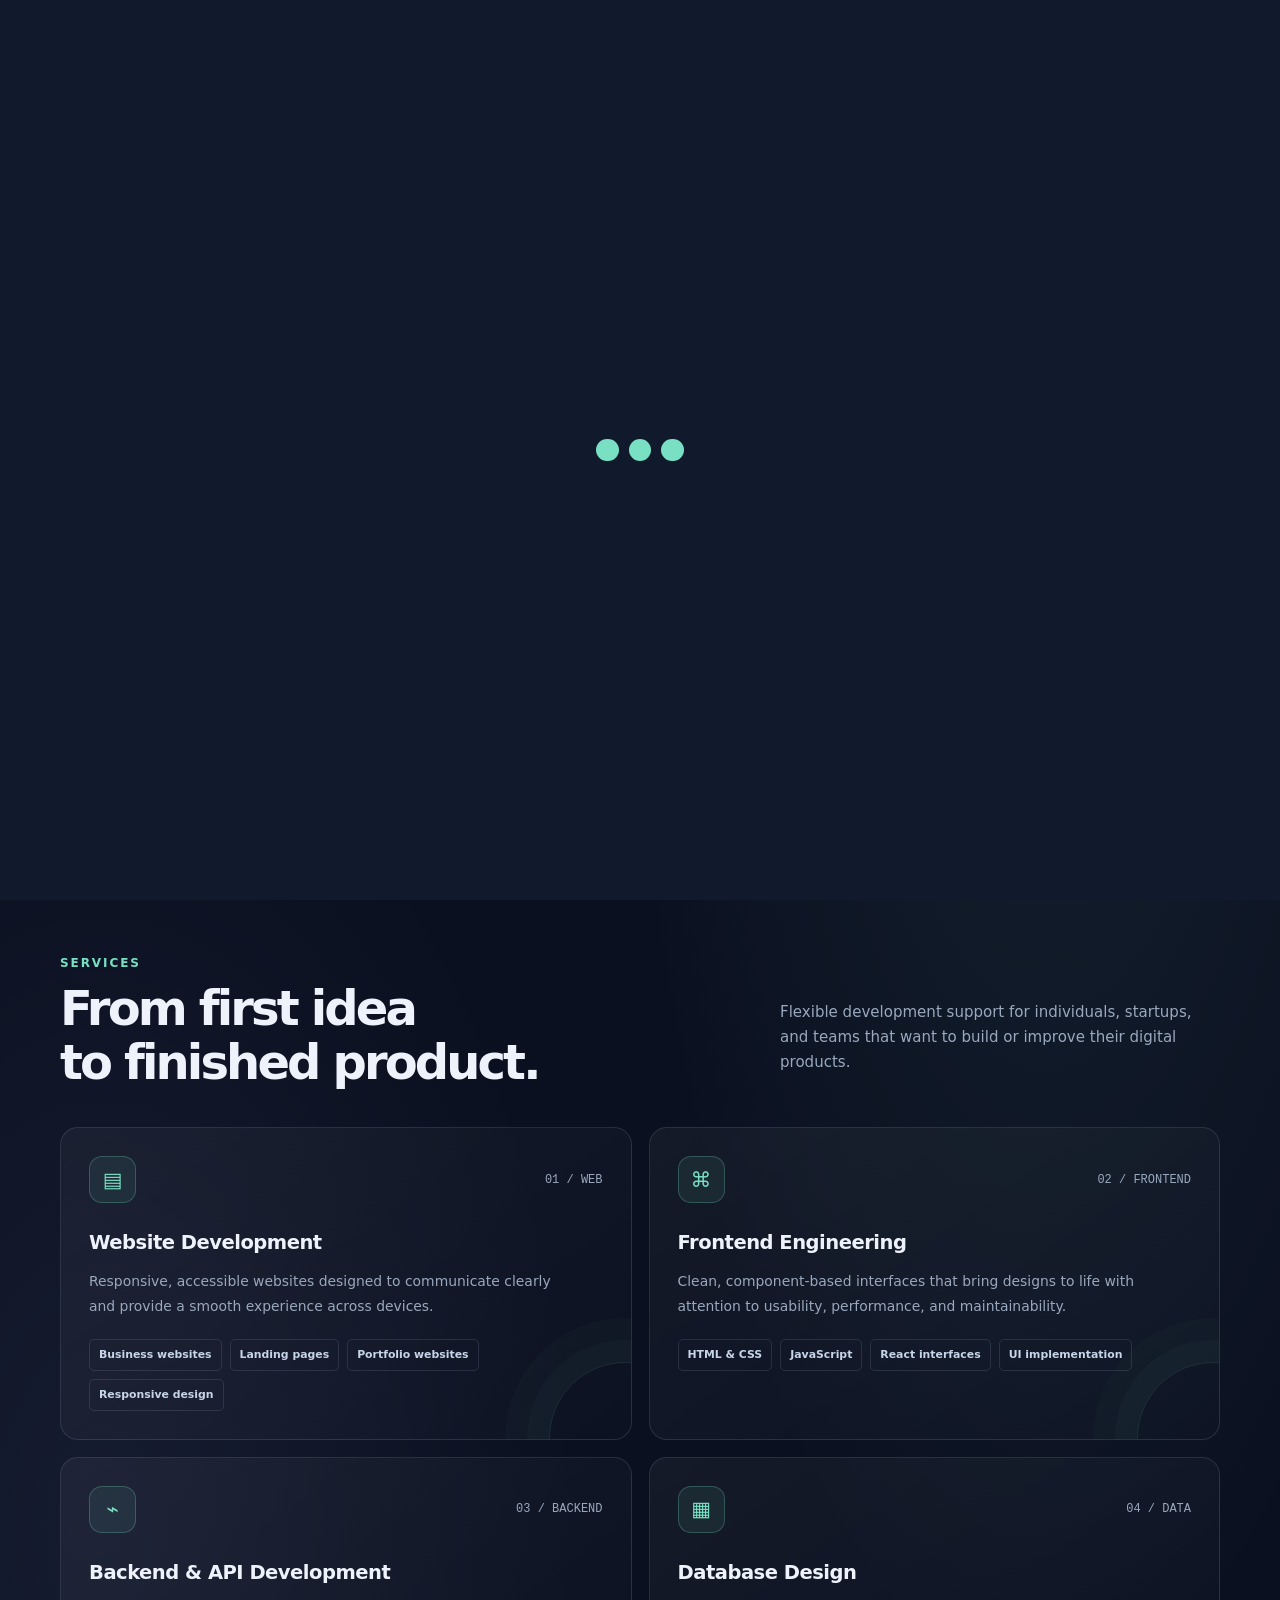
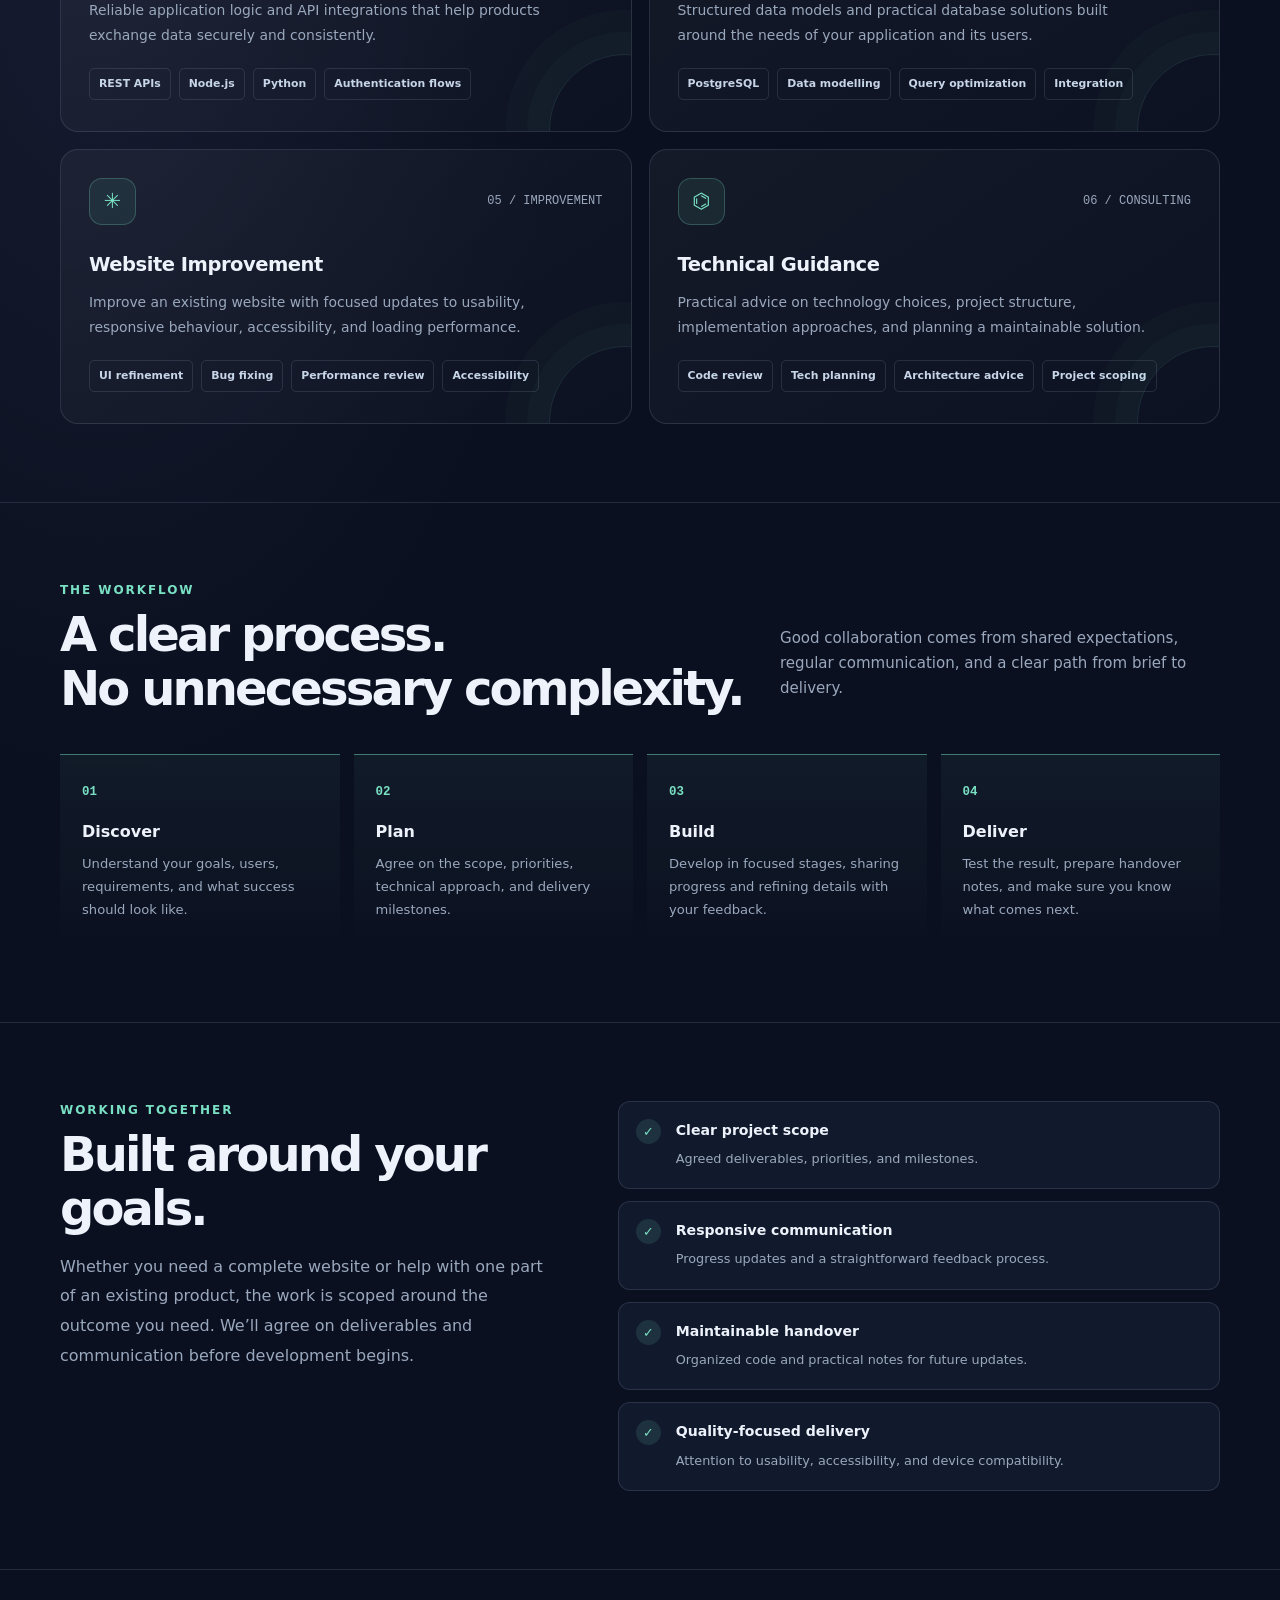
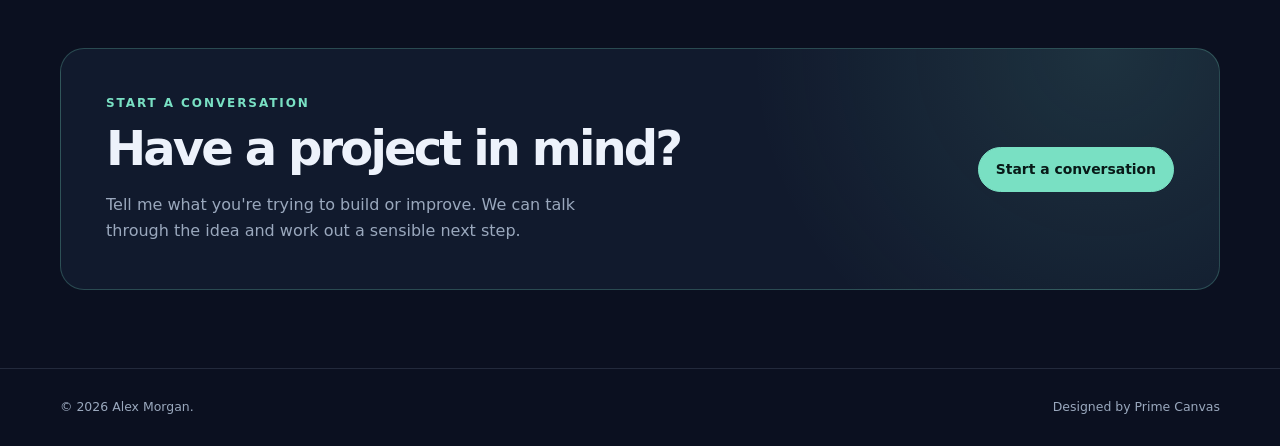
<file: services.html>
<!DOCTYPE html>
<html lang="en">
<head>
  <meta charset="UTF-8">
  <meta name="viewport" content="width=device-width, initial-scale=1.0">
  <meta name="description" content="Software engineering and web development services offered by Alex Morgan.">
  <link rel="stylesheet" href="assets/style.css">
  <link rel="stylesheet" href="assets/style3.css">
  <title>Services — Alex Morgan</title>
</head>
<body>
  <div class="loader-container">
    <div class="loader">
      <div class="circle circle1"></div>
      <div class="circle circle2"></div>
      <div class="circle circle3"></div>
    </div>
  </div>
  <div id="home"></div>
  <header class="site-header">
    <div class="container nav">
      <a class="brand" href="index.html" aria-label="Alex Morgan home"><span class="brand-mark">A.</span> alexmorgan</a>
      <nav class="nav-links" aria-label="Main navigation">
        <a href="index.html" class="pop">Home</a><a href="portfolio.html" class="pop">Portfolio</a><a href="services.html" class="pop active">Services</a><a href="about.html" class="pop">About</a><a href="contact.html" class="pop">Contact</a>
      </nav>
      <a class="nav-cta talk" href="#contact">Let's talk</a>
    </div>
  </header>
  
  <main>
    <section class="hero">
      <div class="container hero-grid">
        <div>
          <div class="eyebrow">What I can help you with</div>
          <h1>Thoughtful code.<br><span>Useful outcomes.</span></h1>
          <p class="hero-copy">I help turn ideas into dependable digital products — from polished web interfaces to the systems that power them. Every engagement starts with understanding the problem and finding the right solution.</p>
          <div class="hero-actions">
            <a class="button primary" href="#services">Explore services</a>
            <a class="button secondary" href="#contact">Discuss a project</a>
          </div>
        </div>
        <div class="hero-visual" aria-label="Abstract software development illustration">
          <div class="orbit"></div>
          <div class="visual-core">&lt;/&gt;</div>
          <div class="orbit-tag tag-one">Frontend</div>
          <div class="orbit-tag tag-two">Backend</div>
          <div class="orbit-tag tag-three">Product thinking</div>
          <div class="orbit-tag tag-four">Clean code</div>
        </div>
      </div>
    </section>

    <section class="section" id="services">
      <div class="container">
        <div class="section-heading">
          <div><div class="section-kicker">Services</div><h2>From first idea<br>to finished product.</h2></div>
          <p class="section-intro">Flexible development support for individuals, startups, and teams that want to build or improve their digital products.</p>
        </div>
        <div class="services-grid">
          <article class="service-card">
            <div class="service-top"><span class="service-icon">▤</span><span class="service-number">01 / WEB</span></div>
            <h3>Website Development</h3>
            <p>Responsive, accessible websites designed to communicate clearly and provide a smooth experience across devices.</p>
            <div class="service-list"><span>Business websites</span><span>Landing pages</span><span>Portfolio websites</span><span>Responsive design</span></div>
          </article>
          <article class="service-card">
            <div class="service-top"><span class="service-icon">⌘</span><span class="service-number">02 / FRONTEND</span></div>
            <h3>Frontend Engineering</h3>
            <p>Clean, component-based interfaces that bring designs to life with attention to usability, performance, and maintainability.</p>
            <div class="service-list"><span>HTML & CSS</span><span>JavaScript</span><span>React interfaces</span><span>UI implementation</span></div>
          </article>
          <article class="service-card">
            <div class="service-top"><span class="service-icon">⌁</span><span class="service-number">03 / BACKEND</span></div>
            <h3>Backend & API Development</h3>
            <p>Reliable application logic and API integrations that help products exchange data securely and consistently.</p>
            <div class="service-list"><span>REST APIs</span><span>Node.js</span><span>Python</span><span>Authentication flows</span></div>
          </article>
          <article class="service-card">
            <div class="service-top"><span class="service-icon">▦</span><span class="service-number">04 / DATA</span></div>
            <h3>Database Design</h3>
            <p>Structured data models and practical database solutions built around the needs of your application and its users.</p>
            <div class="service-list"><span>PostgreSQL</span><span>Data modelling</span><span>Query optimization</span><span>Integration</span></div>
          </article>
          <article class="service-card">
            <div class="service-top"><span class="service-icon">✳</span><span class="service-number">05 / IMPROVEMENT</span></div>
            <h3>Website Improvement</h3>
            <p>Improve an existing website with focused updates to usability, responsive behaviour, accessibility, and loading performance.</p>
            <div class="service-list"><span>UI refinement</span><span>Bug fixing</span><span>Performance review</span><span>Accessibility</span></div>
          </article>
          <article class="service-card">
            <div class="service-top"><span class="service-icon">⌬</span><span class="service-number">06 / CONSULTING</span></div>
            <h3>Technical Guidance</h3>
            <p>Practical advice on technology choices, project structure, implementation approaches, and planning a maintainable solution.</p>
            <div class="service-list"><span>Code review</span><span>Tech planning</span><span>Architecture advice</span><span>Project scoping</span></div>
          </article>
        </div>
      </div>
    </section>

    <section class="section">
      <div class="container">
        <div class="section-heading">
          <div><div class="section-kicker">The workflow</div><h2>A clear process.<br>No unnecessary complexity.</h2></div>
          <p class="section-intro">Good collaboration comes from shared expectations, regular communication, and a clear path from brief to delivery.</p>
        </div>
        <div class="process">
          <article class="process-step"><h3>Discover</h3><p>Understand your goals, users, requirements, and what success should look like.</p></article>
          <article class="process-step"><h3>Plan</h3><p>Agree on the scope, priorities, technical approach, and delivery milestones.</p></article>
          <article class="process-step"><h3>Build</h3><p>Develop in focused stages, sharing progress and refining details with your feedback.</p></article>
          <article class="process-step"><h3>Deliver</h3><p>Test the result, prepare handover notes, and make sure you know what comes next.</p></article>
        </div>
      </div>
    </section>

    <section class="section">
      <div class="container engagement-grid">
        <div>
          <div class="section-kicker">Working together</div>
          <h2>Built around your goals.</h2>
          <p class="engagement-copy">Whether you need a complete website or help with one part of an existing product, the work is scoped around the outcome you need. We’ll agree on deliverables and communication before development begins.</p>
        </div>
        <div class="engagement-list">
          <div class="engagement-item"><span class="check">✓</span><div><strong>Clear project scope</strong><span>Agreed deliverables, priorities, and milestones.</span></div></div>
          <div class="engagement-item"><span class="check">✓</span><div><strong>Responsive communication</strong><span>Progress updates and a straightforward feedback process.</span></div></div>
          <div class="engagement-item"><span class="check">✓</span><div><strong>Maintainable handover</strong><span>Organized code and practical notes for future updates.</span></div></div>
          <div class="engagement-item"><span class="check">✓</span><div><strong>Quality-focused delivery</strong><span>Attention to usability, accessibility, and device compatibility.</span></div></div>
        </div>
      </div>
    </section>

    <section class="section" id="contact">
      <div class="container">
        <div class="cta-panel">
          <div>
            <div class="section-kicker">Start a conversation</div>
            <h2>Have a project in mind?</h2>
            <p>Tell me what you're trying to build or improve. We can talk through the idea and work out a sensible next step.</p>
          </div>
          <a class="button primary" href="mailto:hello@example.com">Start a conversation</a>
        </div>
      </div>
    </section>
  </main>
  <a href="#home" class="back" id="back"><span class="text">↑</span></a>
  <footer>
    <div class="container footer-inner">
      <span>© <span id="year"></span> Alex Morgan.</span>
      <div class="footer-social"><span>Designed by Prime Canvas</span></div>
    </div>
  </footer>
  <script src="js/main.js"></script>
</body>
</html>
</file>
<file: assets/style.css>
:root {
      --bg: #0b1020;
      --surface: #111a2d;
      --surface-2: #162239;
      --text: #edf2fb;
      --muted: #9aa8bd;
      --line: rgba(183, 199, 222, .14);
      --accent: #79e0c3;
      --accent-2: #a5b4fc;
      --max: 1160px;
    }
    * { box-sizing: border-box; }
    html { scroll-behavior: smooth; }
    body {
      z-index: -10;
      margin: 0;
      background:
        radial-gradient(ellipse at 82% 8%, rgba(121,224,195,.09), transparent 28rem),
        radial-gradient(ellipse at 8% 42%, rgba(165,180,252,.07), transparent 30rem),
        var(--bg);
      color: var(--text);
      font-family: Inter, ui-sans-serif, system-ui, -apple-system, BlinkMacSystemFont, "Segoe UI", sans-serif;
      line-height: 1.65;
      cursor: default;
      overflow-y: hidden;
    }

    a {color: inherit; text-decoration: none;}
    
    .container { width: min(var(--max), calc(100% - 48px)); margin-inline: auto; }
    .site-header {
      position: sticky; top: 0; z-index: 10;
      background: rgba(11,16,32,.82);
      backdrop-filter: blur(18px);
      border-bottom: 1px solid var(--line);
      overflow: hidden;
    }
    .nav { min-height: 76px; display: flex; align-items: center; justify-content: space-between; gap: 24px; }
    .brand { display: inline-flex; align-items: center; gap: 11px; font-weight: 750; letter-spacing: -.04em; font-size: 1.08rem; }
    .brand-mark {
      width: 34px; height: 34px; display: grid; place-items: center; border-radius: 11px;
      color: #071a18; background: var(--accent); font-weight: 900; font-size: .95rem;
      box-shadow: 0 7px 24px rgba(121,224,195,.18);
    }
    .nav-links { display: flex; align-items: center; gap: 30px !important; color: var(--muted); font-size: .88rem; font-weight: 550; }
    .nav-links a:hover, .nav-links a.active { color: var(--accent); }
    .nav-links a {position: relative; text-decoration: dashed;}
    .nav-links a::after {content: ''; width: 100%; background-color: var(--accent); height: 2px; position: absolute; z-index: 11; bottom: 0; left: 0; transform: scaleX(0); transition: transform .3s ease; transform-origin: right;}
    .pop:hover::after {transform: scaleX(1); transform-origin: left;}
    .nav-cta, .button {
      display: inline-flex; align-items: center; justify-content: center; gap: 9px;
      border: 1px solid rgba(121,224,195,.45); border-radius: 999px;
      padding: 10px 17px; color: var(--accent); font-size: .87rem; font-weight: 650;
      transition: transform .2s ease, background .2s ease, border-color .2s ease;
    }
    .nav-cta:hover, .button:hover { transform: translateY(-2px); background: rgba(121,224,195,.09); border-color: var(--accent); }
    .hero { padding: 100px 0 88px; }
    .hero-grid { display: grid; grid-template-columns: 1.12fr .88fr; align-items: center; gap: 76px; }
    .eyebrow { display: inline-flex; align-items: center; gap: 10px; color: var(--accent); font-size: .78rem; text-transform: uppercase; letter-spacing: .16em; font-weight: 750; }
    .eyebrow::before { content: ""; width: 25px; height: 1px; background: var(--accent); }
    h1 { margin: 22px 0 20px; max-width: 720px; font-size: clamp(3rem, 6.4vw, 5.55rem); line-height: 1.03; letter-spacing: -.075em; font-weight: 780; }
    h1 span { color: var(--accent); }
    .hero-copy { max-width: 590px; color: var(--muted); font-size: 1.08rem; line-height: 1.85; }
    .hero-actions { display: flex; flex-wrap: wrap; gap: 13px; margin-top: 32px; }
    .button.primary { background: var(--accent); color: #081a18; border-color: var(--accent); }
    .button.primary:hover { background: #9af0d9; }
    .button.secondary { border-color: var(--line); color: var(--text); }
    .availability { display: flex; align-items: center; gap: 9px; margin-top: 34px; color: var(--muted); font-size: .84rem; }
    .status-dot { width: 8px; height: 8px; border-radius: 50%; background: #70dfa8; box-shadow: 0 0 0 5px rgba(112,223,168,.1); }
    .portrait-wrap { position: relative; max-width: 390px; justify-self: end; width: 100%; }
    .portrait {
      min-height: 460px; position: relative; overflow: hidden; border-radius: 28px;
      background: url('../images/profile.png') no-repeat center center/cover;
      border: 1px solid rgba(255,255,255,.13);
      display: flex; align-items: end; justify-content: center;
    }
    .portrait-label {
      position: absolute; z-index: 2; left: 18px; bottom: 18px; right: 18px;
      display: flex; justify-content: space-between; align-items: center;
      padding: 13px 15px; border: 1px solid rgba(255,255,255,.14); border-radius: 14px;
      background: rgba(111, 117, 123, 0.3); backdrop-filter: blur(12px); font-size: .78rem;
    }
    .portrait-label span:last-child { color: var(--accent); }
    .float-card {
      position: absolute; right: -35px; top: 210px; padding: 14px 17px; border-radius: 14px; z-index: 2;
      background: #f0f7f5; color: #14232a; box-shadow: 0 18px 45px rgba(0,0,0,.25);
      font-size: .78rem; font-weight: 700; transform: rotate(3deg);
    }
    .float-card strong { display: block; font-size: 1.3rem; letter-spacing: -.04em; }
    .section { padding: 84px 0; border-top: 1px solid var(--line); }
    .section-heading { display: flex; justify-content: space-between; align-items: end; gap: 30px; margin-bottom: 38px; }
    .section-kicker { color: var(--accent); font-size: .75rem; text-transform: uppercase; letter-spacing: .16em; font-weight: 750; }
    h2 { margin: 8px 0 0; font-size: clamp(2rem, 4vw, 3rem); letter-spacing: -.06em; line-height: 1.12; }
    .section-intro { max-width: 410px; color: var(--muted); font-size: .94rem; }
    .about-grid { display: grid; grid-template-columns: 1.05fr .95fr; gap: 70px; }
    .about-text { color: var(--muted); font-size: 1rem; }
    .about-text p { margin: 0 0 17px; }
    .facts { display: grid; grid-template-columns: 1fr 1fr; gap: 12px; }
    .fact { padding: 19px; border: 1px solid var(--line); border-radius: 15px; background: rgba(255,255,255,.025); transition: background 0.2s ease-in-out; cursor: pointer; animation: scroll-anim linear; animation-timeline: view(); animation-range: entry cover 30%; animation-duration: .7s;}
    .fact:hover {background: var(--bg);}
    .fact strong { display: block; color: var(--text); font-size: 1.45rem; letter-spacing: -.05em; }
    .fact span { color: var(--muted); font-size: .78rem; }
    .skills-grid { display: grid; grid-template-columns: repeat(4, 1fr); gap: 14px;}
    @property --angle{syntax: "<angle>";initial-value: 0deg;inherits: false;}
    .skill-card { padding: 22px; min-height: 155px; border-radius: 17px; border: 1px solid var(--line); animation: spin 6s linear infinite; background: linear-gradient(var(--angle), rgba(121, 224, 195, .1), rgba(22, 34, 57, .1));}
    @keyframes spin{0% {--angle: 0deg;} 100% {--angle: 360deg;}}
    .skill-icon { width: 35px; height: 35px; display: grid; place-items: center; border-radius: 10px; color: var(--accent); background: rgba(121,224,195,.1); font-weight: 800; margin-bottom: 18px; }
    .skill-card h3 { margin: 0 0 5px; font-size: 1rem; }
    .icons {margin-top: 20px; display: flex; flex-direction: column; gap: 1em;}
    .skill img {width: 24px;}
    .skill span {color: var(--muted);}
    .skill {display: flex; gap: 1em; align-items: center; animation: anim-right-mild linear; animation-timeline: view(); animation-range: entry cover 20%;}
    @keyframes anim-right-mild {from {transform: translateY(30px);opacity: 0;} to {transform: translateY(0);opacity: 1;}
    }
    .projects { display: grid; grid-template-columns: repeat(2, 1fr); gap: 18px; }
    .project { position: relative; border: none; border-radius: 20px; background: #101525; transition: transform .25s ease, border-color .25s ease;}
    .project::before {position: absolute; width: 100%; height: 100%; content: ''; background-image: conic-gradient(from var(--angle), transparent 70%,  rgba(165, 180, 252, .7)); z-index: -1000; top: 0; left: 0; border-radius: 20px; scale: 1.01; animation: spin 10s linear infinite;}
    .project-visual { min-height: 210px; padding: 24px; display: grid; place-items: center; background: linear-gradient(135deg, #172a3d, #1b263c); border-radius: 20px;}
    .mock-window { width: min(100%, 390px); border: 1px solid rgba(255,255,255,.2); border-radius: 12px; overflow: hidden; background: #0d1728; box-shadow: 0 16px 40px rgba(0,0,0,.25); }
    .mock-top { height: 23px; display: flex; align-items: center; gap: 5px; padding: 0 10px; background: #1b2b40; }
    .mock-top i { width: 5px; height: 5px; border-radius: 50%; background: #91a5b9; }
    .mock-content { padding: 18px; }
    .mock-line { height: 7px; width: 45%; border-radius: 9px; background: #79e0c3; margin-bottom: 12px; }
    .mock-title { height: 15px; width: 75%; border-radius: 5px; background: #dce7f1; margin-bottom: 9px; }
    .mock-copy { height: 6px; width: 92%; border-radius: 5px; background: #52657c; margin-bottom: 6px; }
    .mock-boxes { display: grid; grid-template-columns: repeat(3, 1fr); gap: 8px; margin-top: 17px; }
    .mock-boxes span { height: 48px; border-radius: 6px; background: #213b4b; border: 1px solid rgba(121,224,195,.15); }
    .project-info { padding: 22px 23px 24px; }
    .project-top { display: flex; align-items: center; justify-content: space-between; gap: 15px; }
    .project h3 { margin: 0; font-size: 1.15rem; letter-spacing: -.03em; }
    .project-number { color: var(--accent); font-size: .78rem; }
    .project-info p { margin: 10px 0 17px; color: var(--muted); font-size: .87rem; }
    .tags { display: flex; flex-wrap: wrap; gap: 7px; }
    .tags span { padding: 5px 9px; border: 1px solid var(--line); border-radius: 99px; color: var(--accent); font-size: .7rem; }
    .timeline { display: grid; grid-template-columns: 1fr 1fr; gap: 18px; }
    .role { padding: 23px; border-left: 2px solid var(--accent); background: rgba(255,255,255,.025); border-radius: 0 14px 14px 0; animation: anim-right linear; animation-timeline: view(); animation-range: entry cover 30%; }
    .role time { color: var(--accent); font-size: .76rem; font-weight: 700; letter-spacing: .06em; }
    .role h3 { margin: 8px 0 3px; font-size: 1.05rem; }
    .role .company { color: var(--accent-2); font-size: .84rem; }
    .role p { color: var(--muted); font-size: .85rem; margin: 12px 0 0; }
    .contact-panel {
      padding: 48px; display: flex; justify-content: space-between; align-items: center; gap: 35px;
      border: 1px solid rgba(121,224,195,.24); border-radius: 24px;
      background: radial-gradient(circle at 90% 0%, rgba(121,224,195,.12), transparent 22rem), var(--surface);
    }
    .contact-panel h2 { max-width: 570px; }
    .contact-panel p { max-width: 500px; color: var(--muted); margin-bottom: 0; }
    .contact-container {position: relative; top: 3em; display: flex; flex-direction: column; gap: 1em;}
    .contact-links { display: flex; gap: 2em; min-width: 190px; margin-bottom: 1em;}
    .contact-links a img {width: 60px; border: 1px solid var(--line); padding: 10px; border-radius: 10px; background: var(--accent-2);}
    .message-division {padding: 14px; border: 1px solid var(--line);}
    .message-division form {display: grid; align-items: left; padding: 20px;}
    .message-division form h2 {font-size: 30px; letter-spacing: 0; margin-bottom: 20px;}
    .message-division form label {margin-bottom: 8px; font-family: Arial, Helvetica, sans-serif; font-size: 14px;}
    .message-division form input {margin-bottom: 8px; padding: 8px 10px; background: var(--bg); border: 2px solid var(--bg); outline: none; border-radius: 10px; color: var(--text); transition: border,box-shadow .1s ease-in-out; font-family: Arial, Helvetica, sans-serif;}
    .message-division form input:focus {border: 2px solid var(--accent); box-shadow: 0 0 8px var(--accent);}
    .message-division form textarea {resize: none; background: var(--bg); border: 2px solid var(--bg); outline: none; padding: 10px; color: var(--text); font-family: Arial, Helvetica, sans-serif; border-radius: 10px; transition: border,box-shadow .1s ease-in-out;}
    .message-division form textarea:focus {border: 2px solid var(--accent); box-shadow: 0 0 8px var(--accent);}
    .message-division button {margin-top: 20px; padding: 16px; background-color: var(--accent); border: none; color: var(--surface-2); font-size: 14px; font-weight: bold; border-radius: 30px; font-family: sans-serif; cursor: pointer; width: fit-content; border: 2px solid var(--accent); transition: background .3s ease}
    .message-division button:hover {background: transparent; color: var(--text); border: 2px solid var(--accent-2);}
    footer { padding: 28px 0; border-top: 1px solid var(--line); color: var(--muted); font-size: .78rem; }
    .footer-inner { display: flex; justify-content: space-between; gap: 20px; }
    .footer-social { display: flex; gap: 19px; }
    .footer-social a:hover { color: var(--accent); }
    .back {position: fixed; right: 30px; bottom: 120px; background: transparent; height: 46px;
    width: 46px; border-radius: 50px; display: flex; justify-content: center; align-items: center; font-weight: bold; border: 2px solid var(--accent); font-size: 24px; transition: background .1s ease-in-out, scale .7s ease-in-out; scale: 0;}
    .back:hover {background: #79e0c31a;}
    .back:hover .text {animation: up 0.4s ease-in-out;}
    @keyframes up {0% {margin-bottom: 0;} 50% {margin-bottom: 100px;} 100% {margin-bottom: 0;}}
    .popup-container {
        position: fixed;
        z-index: 1000;
        height: 100vh;
        width: 100vw;
        background: transparent;
        backdrop-filter: blur(18px);
        display: flex;
        justify-content: center;
        align-items: center;
        display: none;
    }
    .popup {
        background: var(--surface-2);
        width: 50vw;
        padding: 2em;
        border-radius: 20px;
        animation: fadeup 1s ease-in-out;
    }
    .popup img {width: 100px; border-radius: 30px;}
    .popup-heading {
        font-size: 2rem;
        font-family: Arial, Helvetica, sans-serif;
        margin-bottom: 10px;
    }
    .popup-special {
        color: var(--accent);
        font-weight: bold;
        font-size: .9rem;
    }
    .popup-para {
        color: var(--muted);
    }
    .popup-close {
        background-color: transparent;
        border: none;
        outline: none;
        color: var(--accent);
        border: 1px solid var(--accent);
        padding: 1em;
        border-radius: 30px;
        margin-top: 14px;
        transition: all 0.2s ease-in-out;
        cursor: pointer;
    }
    .popup-close:hover {
        color: var(--surface-2);
        background-color: var(--accent);
    }
    @keyframes scroll-anim {
      from {transform: translateY(100px);opacity: 0;} to {transform: translateY(0);opacity: 1;}}
    @keyframes anim-right {from {transform: translateX(-150px); opacity: 0;} to {transform: translateX(0); opacity: 1;}}
    @keyframes fadeup {from{transform: translateY(50vh);}to{transform: translateY(0);}}
    @media (max-width: 850px) {
      .hero-grid { gap: 38px; grid-template-columns: 1fr .8fr; }
      .float-card { right: -12px; }
      .skills-grid { grid-template-columns: repeat(2, 1fr); }
      .skill {animation: scroll-anim linear; animation-timeline: view(); animation-range: entry cover 30%;}
      .about-grid { gap: 35px; }
      .contact-panel { display: flex; padding: 40px 28px; flex-direction: column; gap: 3.7em;}
      .role {animation: scroll-anim linear; animation-timeline: view(); animation-range: entry cover 30%;}
    }
    @media (max-width: 650px) {
      .container { width: min(100% - 34px, var(--max)); }
      .nav { min-height: 68px; }
      .nav-links{ display: none;}
      .nav-cta { padding: 9px 13px; font-size: .8rem; }
      .nav-cta:hover{ transform: translateY(0); background: 0; border-color: none; }
      .hero { padding: 70px 0 64px; }
      .hero-grid, .about-grid, .projects, .timeline { grid-template-columns: 1fr; }
      .hero-grid { gap: 48px; }
      h1 { font-size: clamp(3rem, 10vw, 4.5rem); }
      .portrait-wrap { justify-self: center; max-width: 340px; }
      .portrait { min-height: 390px; }
      .avatar { transform: scale(.88); transform-origin: bottom center; }
      .section { padding: 65px 0; }
      .section-heading { display: block; margin-bottom: 27px; }
      .section-intro { margin-top: 15px; }
      .facts { gap: 9px; }
      .fact { padding: 15px; }
      .contact-links { margin-top: 25px;}
      .footer-inner { flex-direction: column; align-items: center; gap: 10px;}
      .message-division {margin-top: 1em; padding: 26px;}
      .message-division form h2 {font-size: 24px}
    }
    @media(max-width:500px) {
      .contact-links{justify-content: center;}
      .contact-links a img{width: 50px;}
      .message-division form {padding: 0;}
      .message-division{padding: 18px;}
    }
    @media(max-width:460px){.skills-grid{grid-template-columns: 1fr;}.skills-grid .skill-card{width: 300px;justify-self: center;}}
    @media (prefers-reduced-motion: reduce) {
      *, *::before, *::after { scroll-behavior: auto !important; transition: none !important; }
    }
    @media(max-width:530px) {.popup{width: 70vw;display: flex;flex-direction: column;justify-content: center;align-items: center;}.popup-para{text-align: center;}}

    .loader-container {
      width: 100%;
      position: fixed;
      z-index: 2000;
      height: 100vh;
      background: var(--surface);
      overflow: hidden;
      transition: opacity .7s ease-in-out;
    }

    .loader {
      display: flex;
      flex-direction: row;
      justify-content: center;
      align-items: center;
      height: 100%;
      gap: 10px;
    }

    .circle {
      background: var(--accent);
      padding: .7em;
      border-radius: 50px;
    }

    .circle1 {animation: movement 1s ease-in-out infinite;}
    .circle2 {animation: movement 1s .2s ease-in-out infinite;}
    .circle3 {animation: movement 1s .3s ease-in-out infinite;}

    @keyframes movement {0% {transform: scale(0);}50% {transform: scale(1);}100% {transform: scale(0);}}
</file>
<file: assets/style4.css>
:root {
      --bg: #0b1020;
      --surface: #111a2d;
      --surface-2: #162239;
      --text: #edf2fb;
      --muted: #9aa8bd;
      --line: rgba(183,199,222,.14);
      --accent: #79e0c3;
      --accent-2: #a5b4fc;
      --max: 1160px;
    }
    .page-hero { padding: 88px 0 74px; }
    .story-grid { display: grid; grid-template-columns: 1.05fr .95fr; gap: 70px; }
    .story-copy { color: var(--muted); font-size: 1rem; }
    .story-copy p { margin: 0 0 18px; }
    .story-copy strong { color: var(--text); font-weight: 650; }
    .quote-card {
      align-self: start; padding: 27px; border: 1px solid var(--line); border-radius: 18px;
      background: linear-gradient(145deg, rgba(121,224,195,.08), rgba(165,180,252,.045));
    }
    .quote-mark { color: var(--accent); font-size: 2.5rem; line-height: 1; }
    .quote-card blockquote { margin: 12px 0 18px; font-size: 1.18rem; line-height: 1.65; letter-spacing: -.025em; }
    .quote-card cite { color: var(--muted); font-size: .78rem; font-style: normal; }
    .values-grid { display: grid; grid-template-columns: repeat(3, 1fr); gap: 16px; }
    .value-card {
      min-height: 190px; padding: 23px; border: 1px solid var(--line);
      border-radius: 17px; background: linear-gradient(145deg, rgba(255,255,255,.045), rgba(255,255,255,.012));
      transition: transform .25s ease, border-color .25s ease; cursor: pointer;
    }
    .value-card:hover { transform: translateY(-5px); border-color: rgba(121,224,195,.45); }
    .value-card:hover .value-number {color: var(--text);}
    .value-card:hover h3 {color: var(--accent);}
    .value-number { color: var(--accent); font: 700 .76rem ui-monospace, monospace; transition: color .2s ease-in-out; }
    .value-card h3 { margin: 17px 0 7px; font-size: 1.08rem; transition: color .2s ease-in-out; }
    .value-card p { margin: 0; color: var(--muted); font-size: .85rem; line-height: 1.75; }
    .skills-layout { display: grid; grid-template-columns: .8fr 1.2fr; gap: 65px; align-items: start; }
    .skills-copy { color: var(--muted); line-height: 1.85; }
    .skill-list { display: flex; flex-wrap: wrap; gap: 10px; }
    .skill-list span {
      padding: 10px 14px; border: 1px solid var(--line); border-radius: 999px;
      color: #c7d5e8; background: rgba(255,255,255,.025); font-size: .8rem;
      transition: color .2s ease, border-color .2s ease, background .2s ease; cursor: pointer;
    }
    .skill-list span:hover { color: var(--accent); border-color: rgba(121,224,195,.5); background: rgba(121,224,195,.06); }
    .personal-grid { display: grid; grid-template-columns: repeat(3, 1fr); gap: 15px; }
    .personal-item { padding: 22px; border-radius: 15px; background: var(--surface); border: 1px solid var(--line); transition: transform .2s ease-in-out; cursor: pointer;}
    .personal-item:hover {transform: scale(1.05);}
    .personal-item .icon { color: var(--accent); font-size: 1.2rem; }
    .personal-item h3 { margin: 11px 0 5px; font-size: .98rem; transition: color .3s ease-in-out .2s; }
    .personal-item:hover h3 {color: var(--accent);}
    .personal-item p { margin: 0; color: var(--muted); font-size: .82rem; transition: color .3s ease-in-out .2s; }
    .personal-item:hover p {color: var(--text);}
    .contact-panel {
      padding: 45px; display: flex; justify-content: space-between; align-items: center; gap: 35px;
      border: 1px solid rgba(121,224,195,.24); border-radius: 24px;
      background: radial-gradient(circle at 90% 0%, rgba(121,224,195,.12), transparent 22rem), var(--surface);
    }
    footer { padding: 28px 0; border-top: 1px solid var(--line); color: var(--muted); font-size: .78rem; }
    .footer-inner { display: flex; justify-content: space-between; gap: 20px; }
    .footer-links { display: flex; gap: 19px; }
    .footer-links a:hover { color: var(--accent); }
    @media (max-width: 850px) {
      .hero-grid { grid-template-columns: 1fr .8fr; gap: 38px; }
      .float-card { right: -12px; }
      .story-grid, .skills-layout { gap: 35px; }
      .values-grid { grid-template-columns: 1fr 1fr; }
    }
    @media (max-width: 650px) {
      .container { width: min(100% - 34px, var(--max)); }
      .nav { min-height: 68px; }
      .page-hero { padding: 66px 0 60px; }
      .hero-grid, .story-grid, .skills-layout { grid-template-columns: 1fr; }
      .hero-grid { gap: 45px; }
      h1 { font-size: clamp(3rem, 14vw, 4.6rem); }
      .portrait-wrap { justify-self: center; max-width: 340px; }
      .portrait { min-height: 390px; }
      .avatar { transform: scale(.88); transform-origin: bottom center; }
      .section { padding: 62px 0; }
      .section-heading { display: block; margin-bottom: 28px; }
      .section-intro { margin-top: 14px; }
      .values-grid, .personal-grid { grid-template-columns: 1fr; }
      .contact-panel { display: block; padding: 28px 23px; }
      .contact-links { margin-top: 25px; }
      .footer-inner { flex-direction: column; }
    }
    @media (prefers-reduced-motion: reduce) {
      *, *::before, *::after { scroll-behavior: auto !important; transition: none !important; }
    }
</file>
<file: assets/style6.css>
:root{--bg:#08131f;--panel:#122536;--text:#edf5f5;--muted:#9aabb7;--accent:#70e0bd;--line:rgba(190,215,220,.14)}
.intro{padding:85px 0 45px}
.eyebrow{color:var(--accent);font-size:11px;font-weight:800;letter-spacing:.17em;text-transform:uppercase}.eyebrow:before{content:'';display:inline-block;width:24px;height:1px;background:var(--accent);vertical-align:middle;margin-right:10px}
h1{font-size:clamp(44px,7vw,74px);line-height:1.04;letter-spacing:-.06em;margin:18px 0}
h1 span{color:var(--accent)}
.intro p{max-width:590px;color:var(--muted);font-size:16px}
.layout{display:flex;justify-content: center;padding-bottom:85px;align-items: center;}
.panel{background:linear-gradient(145deg,#142637,#0d1d2b);border:1px solid var(--line);border-radius:21px 0 0 21px;box-shadow:0 22px 60px #0003;height: 714.319px;display: grid;max-width: 459.15px;}
.layout .message-division{background: linear-gradient(145deg,#142637,#0d1d2b);max-width: 1000px;border-radius: 0 21px 21px 0;}
.details{padding:32px;}
.kicker{color:var(--accent);font-size:11px;font-weight:800;letter-spacing:.15em;text-transform:uppercase}
h2{font-size:26px;letter-spacing:-.04em;margin:10px 0}
.muted{color:var(--muted);font-size:13px;}
.info-list{display:grid;gap:22px;margin:34px 0;border-bottom: 1px solid var(--line);padding-bottom: 2em;}
.info{display:flex;gap:14px;align-items:center}
.icon{width:42px;height:42px;display:grid;place-items:center;border-radius:12px;background:#70e0bd18;color:var(--accent);font-size:18px}
.label{display:block;color:var(--muted);font-size:10px;font-weight:700;letter-spacing:.1em;text-transform:uppercase}.value{font-size:14px;font-weight:650}
a.value:hover{color:var(--accent)}
.contact-links.small{gap: 1em;}
.contact-links.small a img{padding: 8px;width: 47px;}
.contact-container.small{position: relative;top: .3em;}
.form-intro{margin:0 0 24px}
.grid{display:grid;grid-template-columns:1fr 1fr;gap:17px}
.field{display:flex;flex-direction:column;gap:7px}.full{grid-column:1/-1}
label{font-size:12px;font-weight:700}
input,select,textarea{width:100%;padding:13px 14px;background:#07131f99;color:var(--text);border:1px solid var(--line);border-radius:11px;outline:none;font:inherit;font-size:13px;transition:.2s}
input::placeholder,textarea::placeholder{color:#718492}
input:focus,select:focus,textarea:focus{border-color:var(--accent);box-shadow:0 0 0 3px #70e0bd18}
select option{background:#122536}
textarea{min-height:140px;resize:vertical}
.submit{margin-top:21px;padding:13px 19px;border:0;border-radius:11px;background:var(--accent);color:#071a1b;font-weight:800;cursor:pointer;transition:.2s}
.submit:hover{transform:translateY(-3px);box-shadow:0 10px 25px #70e0bd25}
.note{color:#718492;font-size:11px;margin-top:12px}
.availability{display:flex;justify-content:space-between;align-items:center;gap:20px;padding:25px 29px;margin-bottom:80px;background:#101f2d;border:1px solid var(--line);border-radius:17px}
.availability h2{font-size:18px;margin:0}
.availability p{font-size:13px;color:var(--muted);margin:3px 0 0}
.status{color:var(--accent);font-size:12px;font-weight:750;white-space:nowrap}
.status:before{content:' ';display:inline-block;width:8px;height:8px;border-radius:50%;background:var(--accent);margin-right:9px;box-shadow:0 0 0 5px #70e0bd18}
@media(max-width:800px){
    .layout{flex-direction: column; gap: 20px;}
    .intro{padding:65px 0 65px 45px}
    .panel{border-radius: 21px 0 21px 0;padding: 27px !important;}
    .layout .message-division{border-radius: 21px 0 21px 0;}
}
@media(max-width:600px){
    .container{width:calc(100% - 30px)}
    .nav{flex-wrap:wrap;padding:12px 0}
    .links{order:3;width:100%;justify-content:space-between;gap:8px;font-size:11px}
    .cta{font-size:11px}.intro{padding:52px 0 30px}
    .details,.form{padding:23px}
    .grid{grid-template-columns:1fr}
    .full{grid-column:auto}
    .availability,.foot{align-items:flex-start;flex-direction:column}
}
</file>
<file: assets/style2.css>
:root{--bg:#0b1020;--surface:#111a2d;--surface2:#162239;--text:#edf2fb;--muted:#9aa8bd;--line:rgba(183,199,222,.14);--accent:#79e0c3;--accent2:#a5b4fc;--max:1160px}
    .hero{padding:92px 0 66px}.hero-grid{display:grid;grid-template-columns:1fr .65fr;align-items:center;gap:60px}h1{margin:20px 0 18px;font-size:clamp(3.2rem,7vw,6rem);line-height:.98;letter-spacing:-.08em;font-weight:790}h1 span,.accent{color:var(--accent)}.hero-note{padding:23px;border:1px solid var(--line);border-radius:16px;background:linear-gradient(145deg,rgba(255,255,255,.045),rgba(255,255,255,.012))}.hero-note strong{display:block;color:var(--accent);font:700 .75rem ui-monospace,monospace;letter-spacing:.12em;text-transform:uppercase}.hero-note p{margin:9px 0 0;color:var(--muted);font-size:.88rem}
    .filters{display:flex;flex-wrap:wrap;gap:9px;margin:0 0 28px}.filter{padding:8px 13px;border:2px solid var(--line);border-radius: 1000px;color:var(--muted);font-size:.76rem; cursor: pointer;transition: border-color,background,color .2s ease-in-out;}.filter.active{border-color:rgba(121,224,195,.5);background:rgba(121,224,195,.09);color:var(--accent)}
    .project-grid{display:grid;grid-template-columns:repeat(2,1fr);gap:20px}.project-card{overflow:hidden;border:1px solid var(--line);border-radius:19px;background:var(--surface);transition:transform .25s,border-color .25s,box-shadow .25s;cursor: pointer;}.project-card:hover{transform:translateY(-6px);border-color:rgba(121,224,195,.42);box-shadow:0 22px 55px rgba(0,0,0,.2)}.project-visual{height:260px;position:relative;overflow:hidden;padding:24px;background:linear-gradient(135deg,#172c3b,#111a2d)}.project-visual.purple{background:linear-gradient(135deg,#292448,#151a30)}.project-visual.blue{background:linear-gradient(135deg,#17344a,#111a2d)}.project-visual.orange{background:linear-gradient(135deg,#493329,#171b2b)}.browser{position:absolute;inset:28px 32px -34px;border:1px solid rgba(255,255,255,.2);border-radius:12px 12px 0 0;background:rgba(7,14,27,.88);box-shadow:0 20px 45px rgba(0,0,0,.3);transform:rotate(-2deg);transition:transform .35s}.project-card:hover .browser{transform:rotate(0) translateY(-5px)}.browser-bar{height:25px;display:flex;align-items:center;gap:5px;padding:0 10px;border-bottom:1px solid rgba(255,255,255,.1)}.browser-bar i{width:5px;height:5px;border-radius:50%;background:#8291a8}.mock-content{padding:17px}.mock-label{font:700 .55rem ui-monospace,monospace;color:var(--accent);letter-spacing:.12em}.mock-title{width:65%;height:13px;margin:10px 0 8px;border-radius:4px;background:#e7eef7}.mock-line{width:88%;height:5px;margin:6px 0;border-radius:5px;background:#53647b}.mock-line.short{width:55%}.mock-cards{display:grid;grid-template-columns:repeat(3,1fr);gap:7px;margin-top:18px}.mock-cards span{height:52px;border:1px solid rgba(121,224,195,.22);border-radius:5px;background:rgba(121,224,195,.08)}.project-info{padding:25px 27px 27px}.project-meta{display:flex;justify-content:space-between;gap:15px;color:var(--accent);font: .7rem ui-monospace,monospace;text-transform:uppercase;letter-spacing:.08em}.project-info h3{margin:13px 0 8px;font-size:1.35rem;letter-spacing:-.035em}.project-info p{margin:0;color:var(--muted);font-size:.87rem;line-height:1.8}.tech{display:flex;flex-wrap:wrap;gap:7px;margin-top:18px}.tech span{padding:5px 9px;border:1px solid var(--line);border-radius:5px;color:#c7d5e8;font-size:.68rem}.project-link{display:inline-flex;align-items:center;gap:8px;margin-top:20px;color:var(--accent);font-size:.8rem;font-weight:700}.project-link span{transition:transform .2s}.project-link:hover span{transform:translate(3px,-3px)}
    .approach{display:grid;grid-template-columns:.8fr 1.2fr;gap:70px;align-items:start}.approach-copy{color:var(--muted);font-size:.92rem;line-height:1.9}.approach-list{display:grid;grid-template-columns:repeat(2,1fr);gap:13px}.approach-item{cursor: pointer;padding:20px;border:1px solid var(--line);border-radius:13px;background:var(--surface)}.approach-item:hover{background-color: var(--bg);}.approach-item b{display:block;margin-bottom:5px;font-size:.9rem}.approach-item p{margin:0;color:var(--muted);font-size:.78rem;line-height:1.75}.cta{padding:42px;display:flex;align-items:center;justify-content:space-between;gap:25px;border:1px solid rgba(121,224,195,.24);border-radius:22px;background:radial-gradient(circle at 90% 0,rgba(121,224,195,.12),transparent 22rem),var(--surface)}.cta p{max-width:530px;margin:10px 0 0;color:var(--muted);font-size:.9rem}footer{padding:28px 0;border-top:1px solid var(--line);color:var(--muted);font-size:.78rem}.footer-inner{display:flex;justify-content:space-between;gap:20px}.footer-links{display:flex;gap:19px}
    @media(max-width:850px){.nav-links{gap:14px}.hero-grid,.approach{grid-template-columns:1fr;gap:28px}.hero-note{max-width:500px}.project-visual{height:230px}}@media(max-width:620px){.container{width:min(var(--max),calc(100% - 32px))}.nav{min-height:68px}.brand{font-size:.98rem}.hero{padding:68px 0 50px}.project-grid,.approach-list{grid-template-columns:1fr}.project-visual{height:215px}.section-heading{display:block}.section-intro{margin-top:12px}.cta{padding:28px;align-items:flex-start;flex-direction:column}.footer-inner{flex-direction:column}.footer-links{flex-wrap:wrap}}
    @media(prefers-reduced-motion:reduce){*,*:before,*:after{scroll-behavior:auto!important;transition:none!important}}
</file>
<file: assets/style3.css>
:root {
      --bg: #0b1020;
      --surface: #111a2d;
      --surface-2: #162239;
      --text: #edf2fb;
      --muted: #9aa8bd;
      --line: rgba(183,199,222,.14);
      --accent: #79e0c3;
      --accent-2: #a5b4fc;
      --max: 1160px;
    }
    .hero-actions { display: flex; flex-wrap: wrap; gap: 13px; margin-top: 30px; }
    .hero-visual { position: relative; min-height: 350px; display: grid; place-items: center; }
    .orbit { position: absolute; width: 300px; height: 300px; border: 1px solid rgba(121,224,195,.24); border-radius: 50%; }
    .orbit::before, .orbit::after { content: ""; position: absolute; border: 1px solid rgba(165,180,252,.2); border-radius: 50%; inset: 28px; }
    .orbit::after { inset: 58px; }
    .visual-core { position: relative; z-index: 1; width: 145px; height: 145px; display: grid; place-items: center; border-radius: 36px; color: #081a18; background: linear-gradient(145deg, #a2f0d8, #79e0c3); font: 800 3.2rem ui-monospace, monospace; box-shadow: 0 25px 65px rgba(121,224,195,.18); transform: rotate(-8deg); }
    .orbit-tag { position: absolute; z-index: 2; padding: 10px 14px; border: 1px solid var(--line); border-radius: 10px; background: var(--surface); color: var(--text); font-size: .75rem; font-weight: 700; box-shadow: 0 12px 35px rgba(0,0,0,.2); }
    .tag-one { top: 28px; left: 2px; transform: rotate(-5deg); }
    .tag-two { top: 70px; right: -3px; transform: rotate(4deg); }
    .tag-three { bottom: 28px; left: 20px; transform: rotate(3deg); }
    .tag-four { bottom: 54px; right: 0; transform: rotate(-4deg); }
    .section { padding: 78px 0; border-top: 1px solid var(--line); }
    .section-heading { display: flex; justify-content: space-between; align-items: end; gap: 30px; margin-bottom: 38px; }
    .section-kicker { color: var(--accent); font-size: .75rem; text-transform: uppercase; letter-spacing: .16em; font-weight: 750; }
    h2 { margin: 8px 0 0; font-size: clamp(2rem, 4vw, 3rem); letter-spacing: -.06em; line-height: 1.12; }
    .section-intro { max-width: 440px; color: var(--muted); font-size: .94rem; }
    .services-grid { display: grid; grid-template-columns: repeat(2, 1fr); gap: 17px; }
    .service-card { position: relative; min-height: 275px; padding: 28px; overflow: hidden; border: 1px solid var(--line); border-radius: 18px; background: linear-gradient(145deg, rgba(255,255,255,.045), rgba(255,255,255,.012)); transition: transform .25s ease, border-color .25s ease, background .25s ease; cursor: pointer;animation: scroll-anim linear;animation-timeline: view();animation-range: entry cover 30%; }
    .service-card:hover { transform: translateY(-5px); border-color: rgba(121,224,195,.45); background: linear-gradient(145deg, rgba(121,224,195,.08), rgba(255,255,255,.015)); }
    .service-card::after { content: ""; position: absolute; width: 150px; height: 150px; right: -70px; bottom: -75px; border: 1px solid rgba(121,224,195,.13); border-radius: 50%; box-shadow: 0 0 0 22px rgba(121,224,195,.025), 0 0 0 44px rgba(121,224,195,.018); }
    .service-top { display: flex; align-items: center; justify-content: space-between; }
    .service-icon { width: 47px; height: 47px; display: grid; place-items: center; border: 1px solid rgba(121,224,195,.25); border-radius: 13px; background: rgba(121,224,195,.08); color: var(--accent); font-size: 1.3rem; }
    .service-number { color: var(--muted); font: .75rem ui-monospace, monospace; }
    .service-card h3 { margin: 24px 0 9px; font-size: 1.22rem; letter-spacing: -.025em; }
    .service-card p { max-width: 470px; margin: 0; color: var(--muted); font-size: .87rem; line-height: 1.8; }
    .service-list { display: flex; flex-wrap: wrap; gap: 8px; margin-top: 20px; }
    .service-list span { padding: 6px 9px; border: 1px solid var(--line); border-radius: 5px; color: #c7d5e8; font-size: .68rem;font-weight: bold; }
    .service-list span:hover{background: var(--accent); color: var(--surface-2);}
    .process { display: grid; grid-template-columns: repeat(4, 1fr); gap: 14px; counter-reset: steps; }
    .process-step { padding: 22px; border-top: 1px solid rgba(121,224,195,.5); background: linear-gradient(180deg, rgba(121,224,195,.055), transparent); }
    .process-step::before { counter-increment: steps; content: "0" counter(steps); color: var(--accent); font: 700 .78rem ui-monospace, monospace; }
    .process-step h3 { margin: 16px 0 7px; font-size: 1rem; }
    .process-step p { margin: 0; color: var(--muted); font-size: .82rem; line-height: 1.75; }
    .engagement-grid { display: grid; grid-template-columns: .9fr 1.1fr; gap: 65px; align-items: start; }
    .engagement-copy { color: var(--muted); line-height: 1.85; }
    .engagement-list { display: grid; gap: 12px; }
    .engagement-item { display: flex; gap: 15px; padding: 17px; border: 1px solid var(--line); border-radius: 12px; background: var(--surface); }
    .check { flex: 0 0 25px; width: 25px; height: 25px; display: grid; place-items: center; border-radius: 50%; background: rgba(121,224,195,.12); color: var(--accent); font-size: .8rem; }
    .engagement-item strong { display: block; margin-bottom: 3px; font-size: .88rem; }
    .engagement-item span:last-child { color: var(--muted); font-size: .8rem; }
    .cta-panel { padding: 45px; display: flex; justify-content: space-between; align-items: center; gap: 35px; border: 1px solid rgba(121,224,195,.24); border-radius: 24px; background: radial-gradient(circle at 90% 0%, rgba(121,224,195,.12), transparent 22rem), var(--surface); }
    .cta-panel h2 { max-width: 590px; }
    .cta-panel p { max-width: 500px; margin-bottom: 0; color: var(--muted); }
    footer { padding: 28px 0; border-top: 1px solid var(--line); color: var(--muted); font-size: .78rem; }
    .footer-inner { display: flex; justify-content: space-between; gap: 20px; }
    .footer-links { display: flex; gap: 19px; }
    @media (max-width: 850px) {
      .hero-grid { grid-template-columns: 1fr .8fr; gap: 30px; }
      .process { grid-template-columns: repeat(2, 1fr); }
      .engagement-grid { gap: 32px; }
    }
    @media (max-width: 650px) {
      .container { width: min(100% - 34px, var(--max)); }
      .nav { min-height: 68px; }
      .hero { padding: 65px 0 58px; }
      .hero-grid, .engagement-grid { grid-template-columns: 1fr; }
      .hero-grid { gap: 35px; }
      h1 { font-size: clamp(3rem, 14vw, 4.6rem); }
      .hero-visual { min-height: 300px; }
      .orbit { width: 260px; height: 260px; }
      .visual-core { width: 120px; height: 120px; font-size: 2.6rem; }
      .section { padding: 62px 0; }
      .section-heading { display: block; margin-bottom: 28px; }
      .section-intro { margin-top: 14px; }
      .services-grid, .process { grid-template-columns: 1fr; }
      .service-card { min-height: auto; }
      .cta-panel { display: block; padding: 28px 23px; }
      .cta-panel .button { margin-top: 22px; }
      .footer-inner { flex-direction: column; }
    }
    @media (prefers-reduced-motion: reduce) {
      *, *::before, *::after { scroll-behavior: auto !important; transition: none !important; }
    }
</file>
